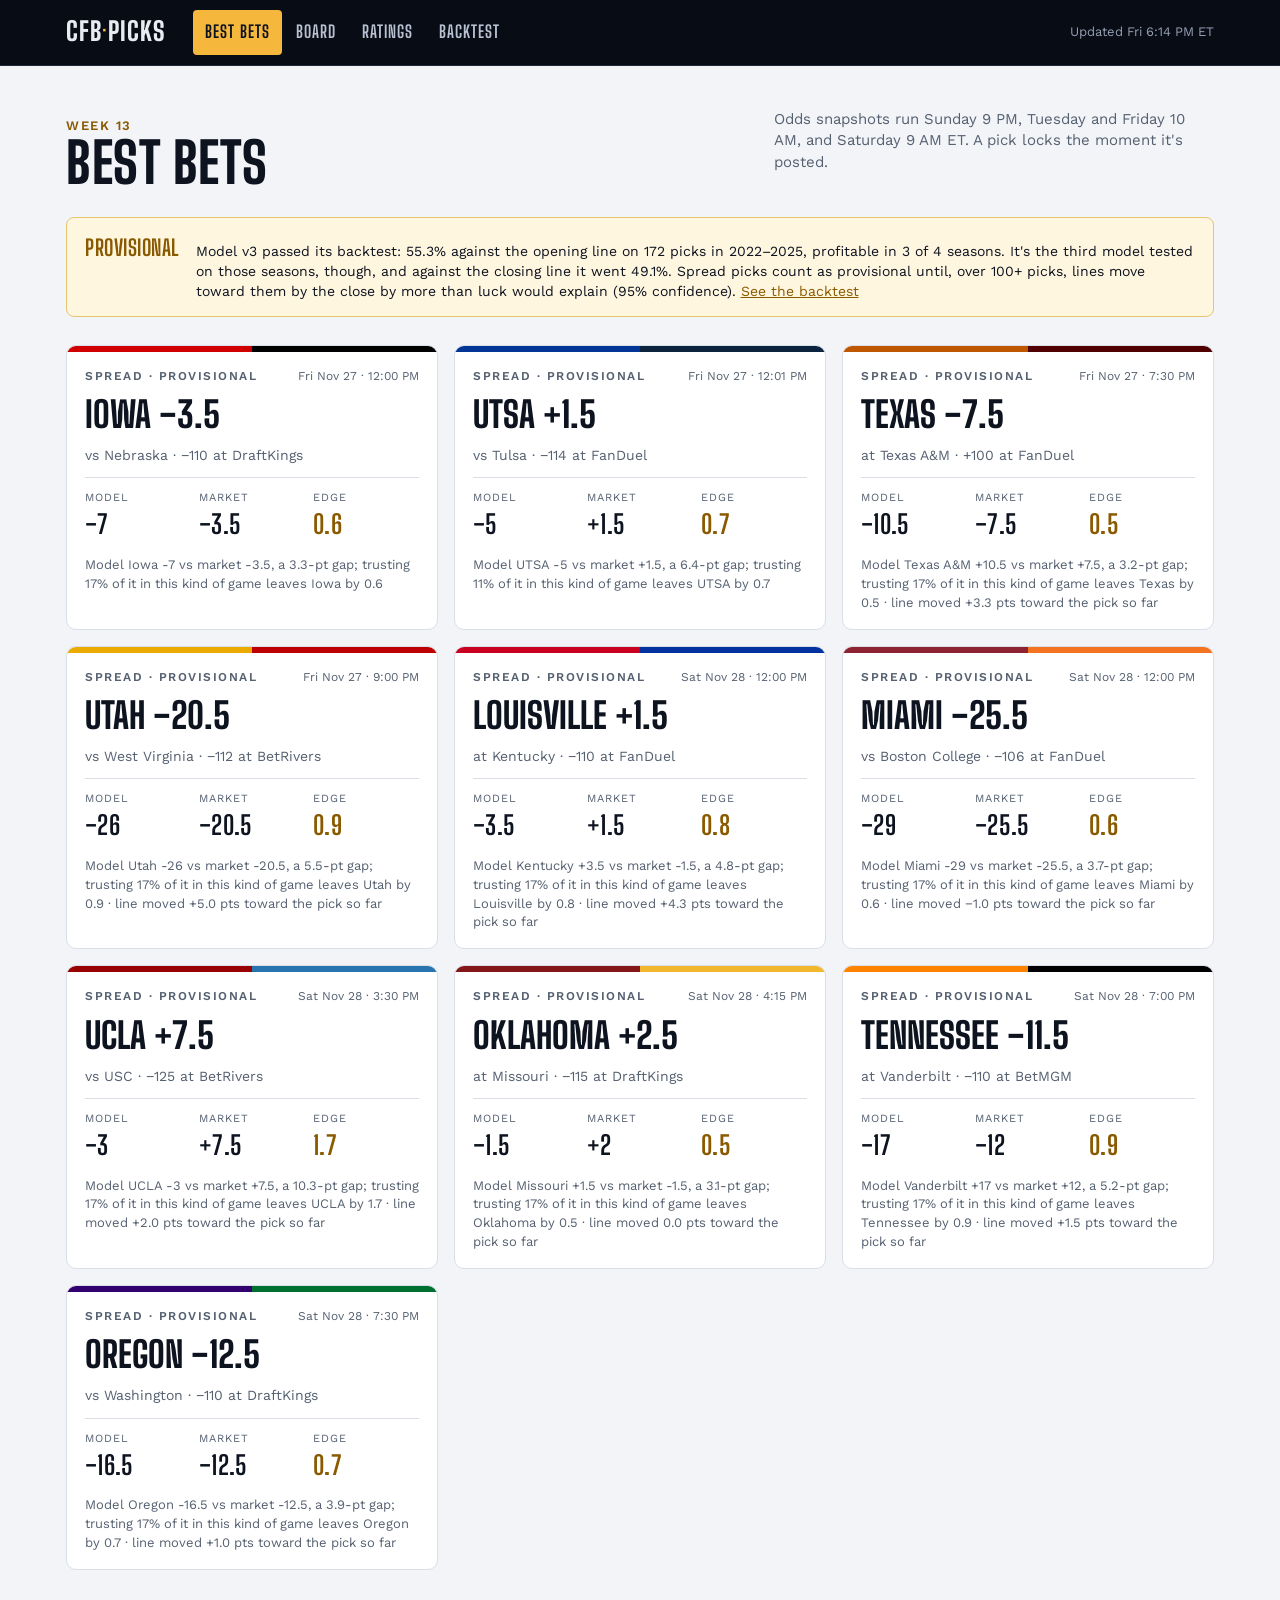
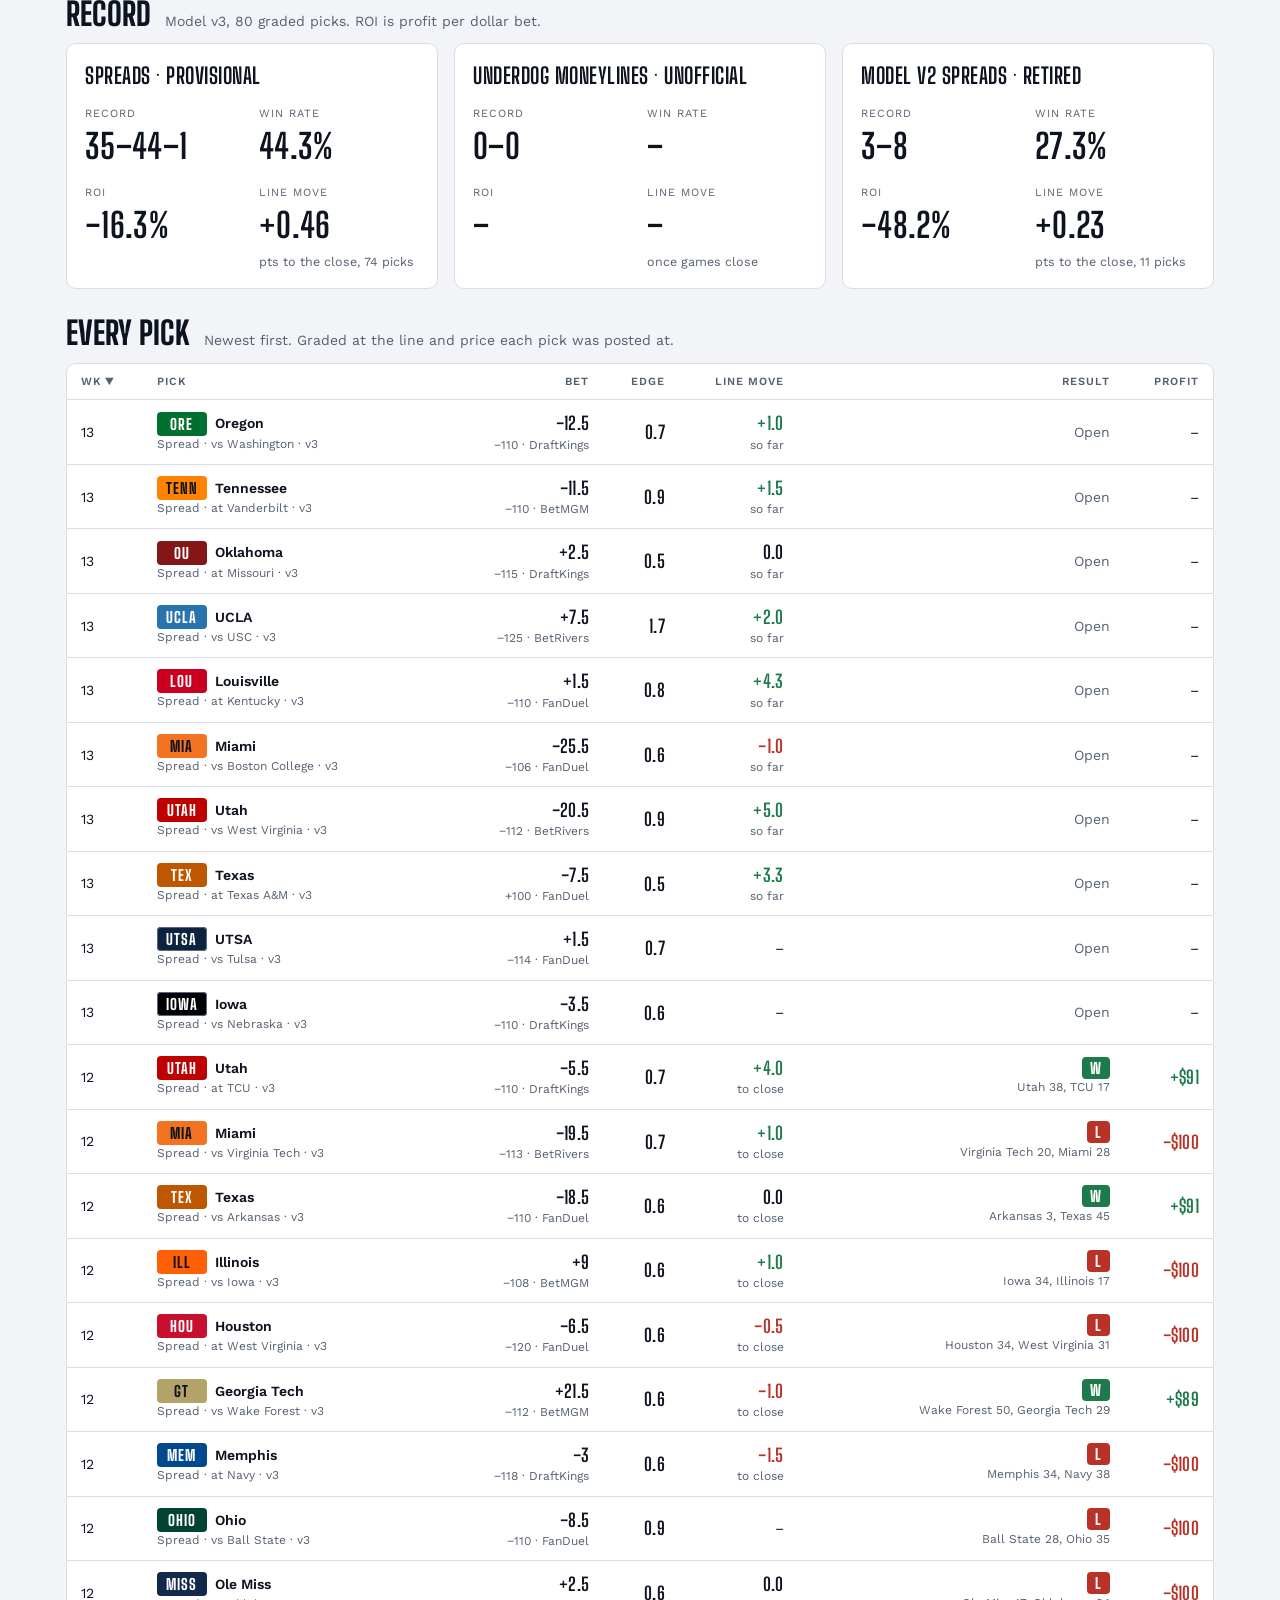
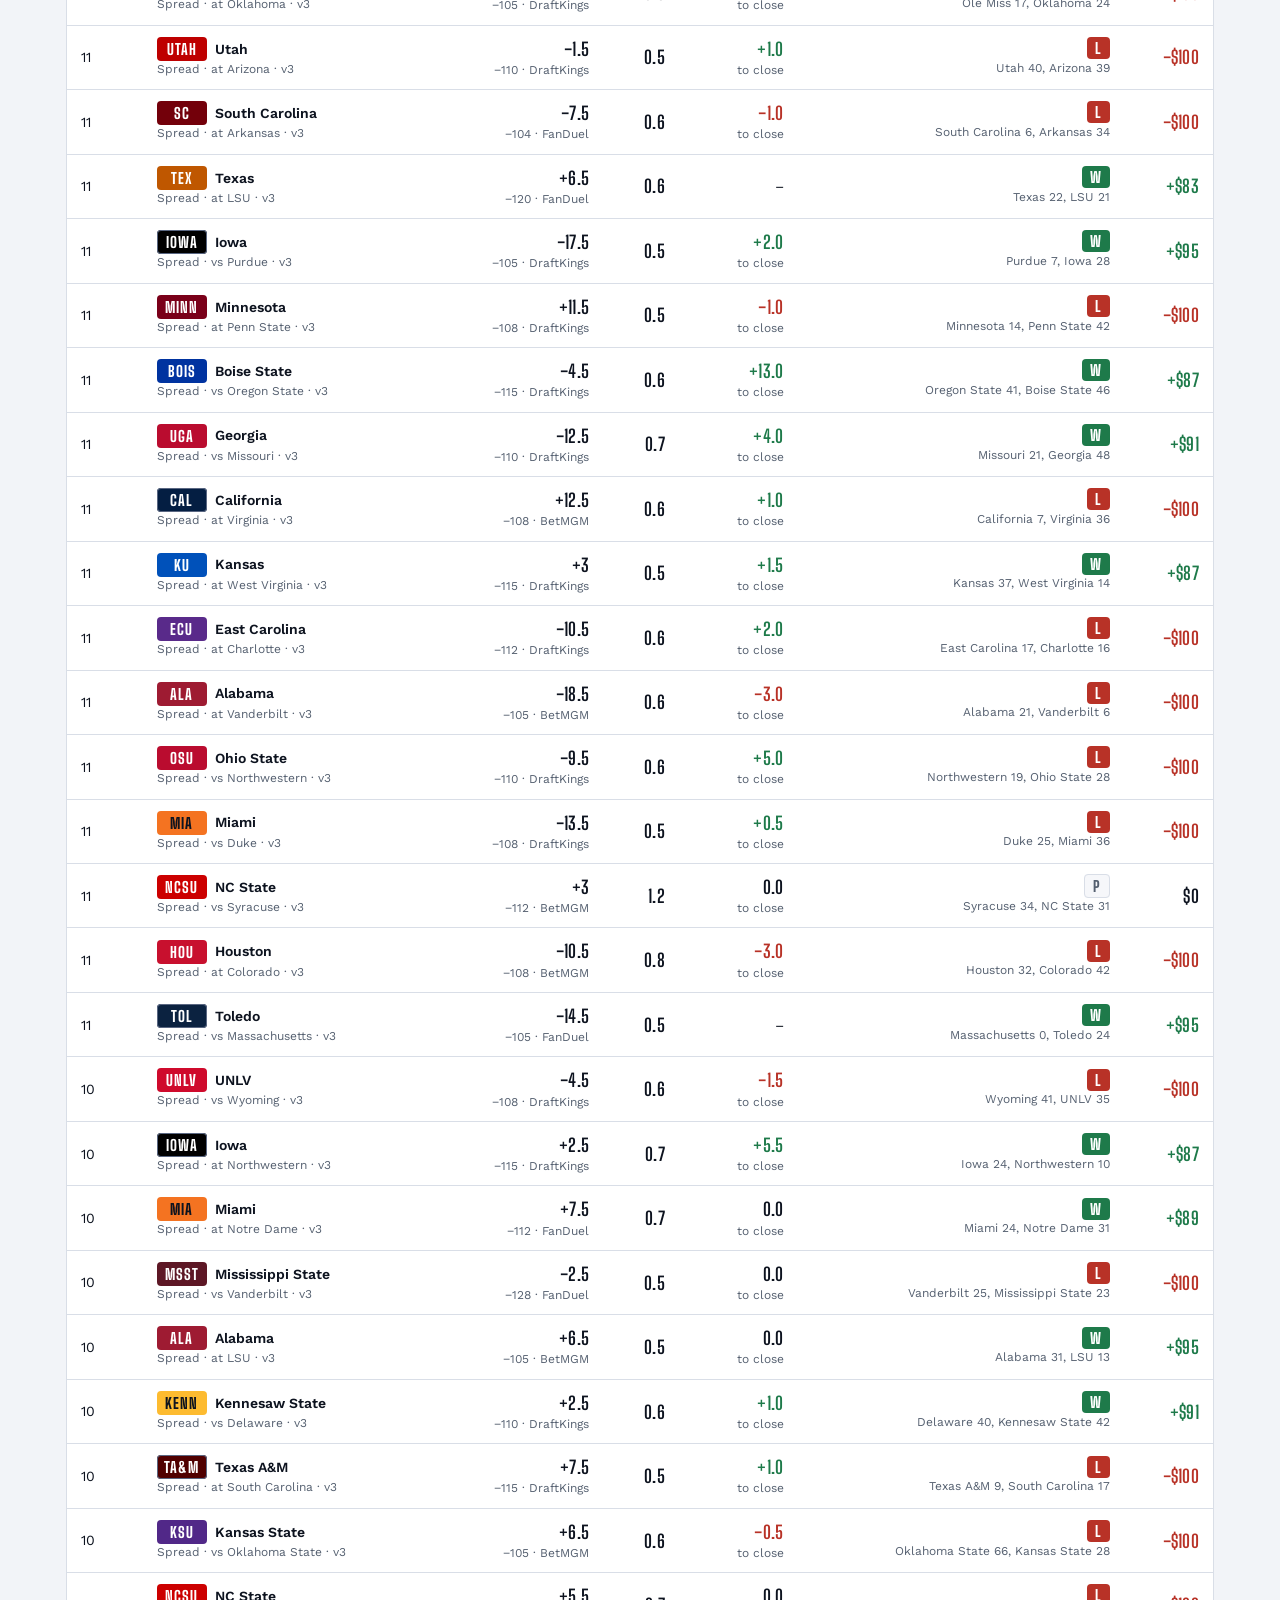
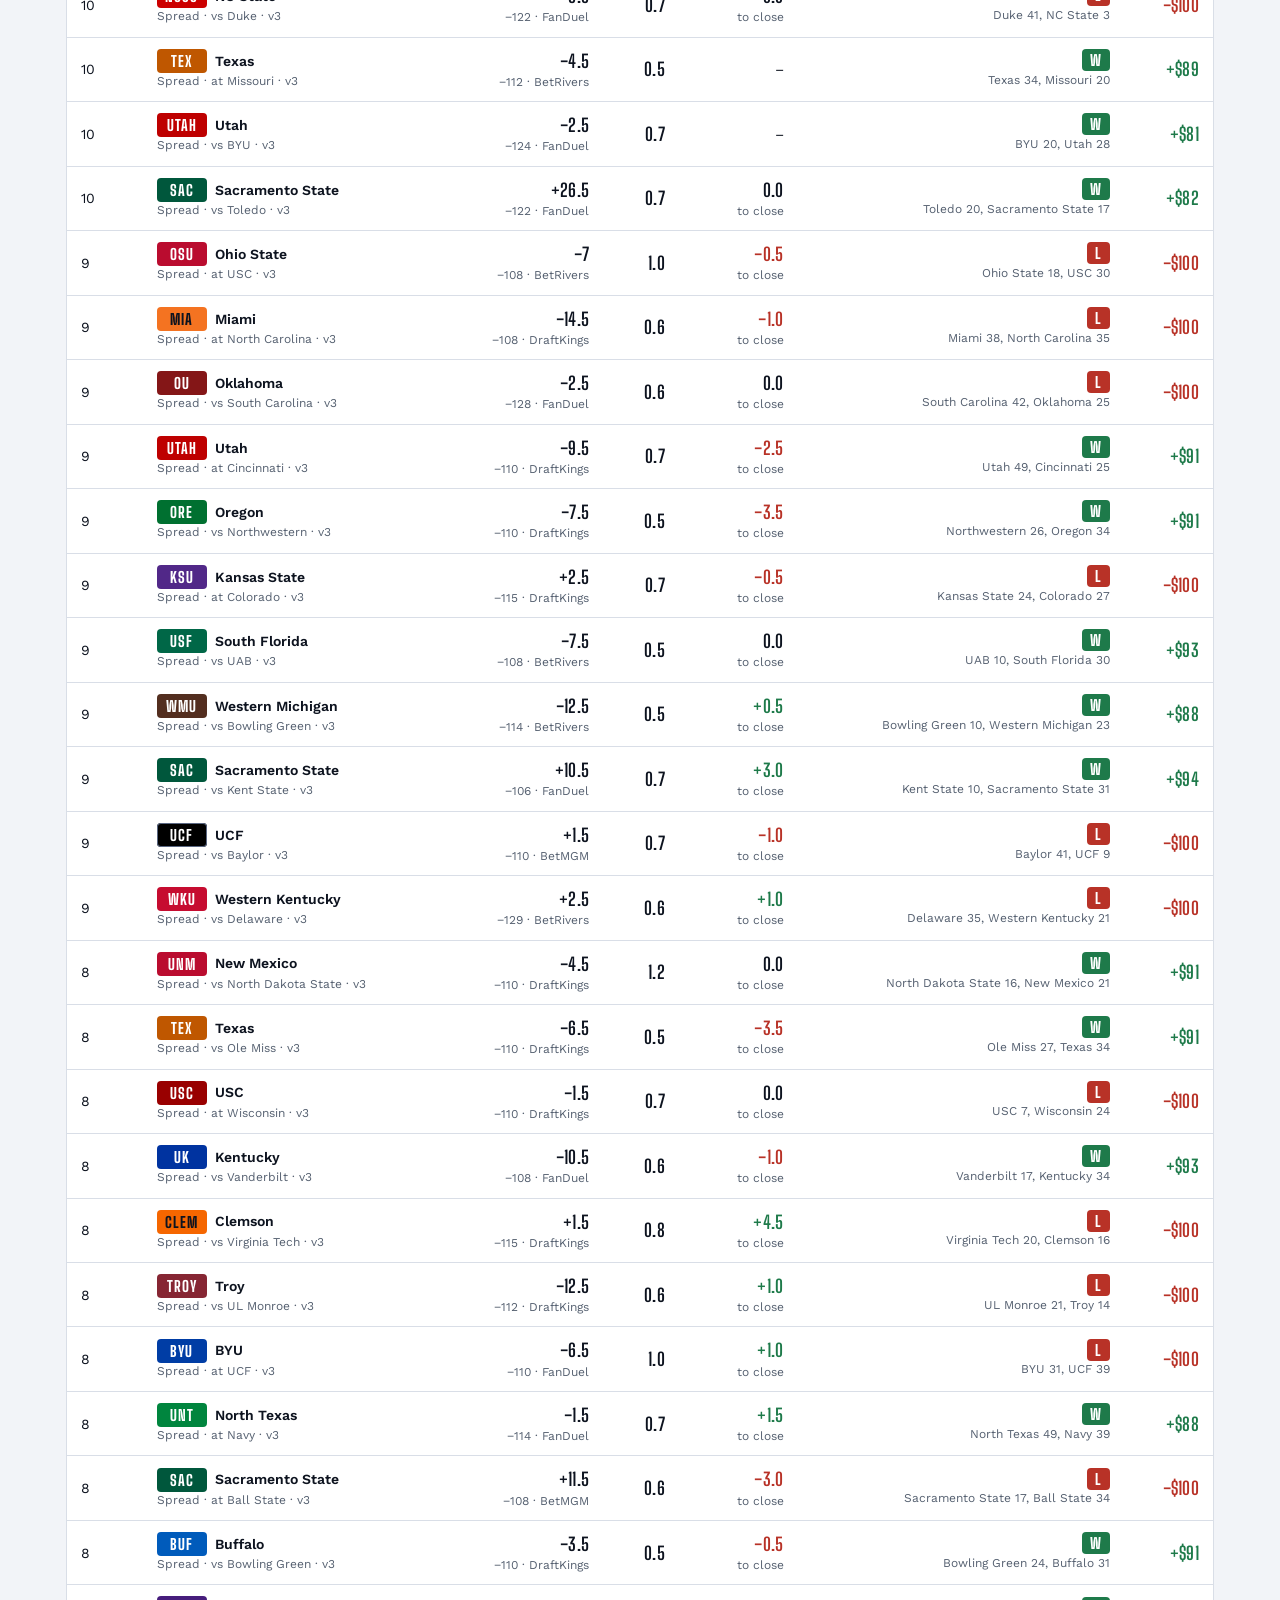
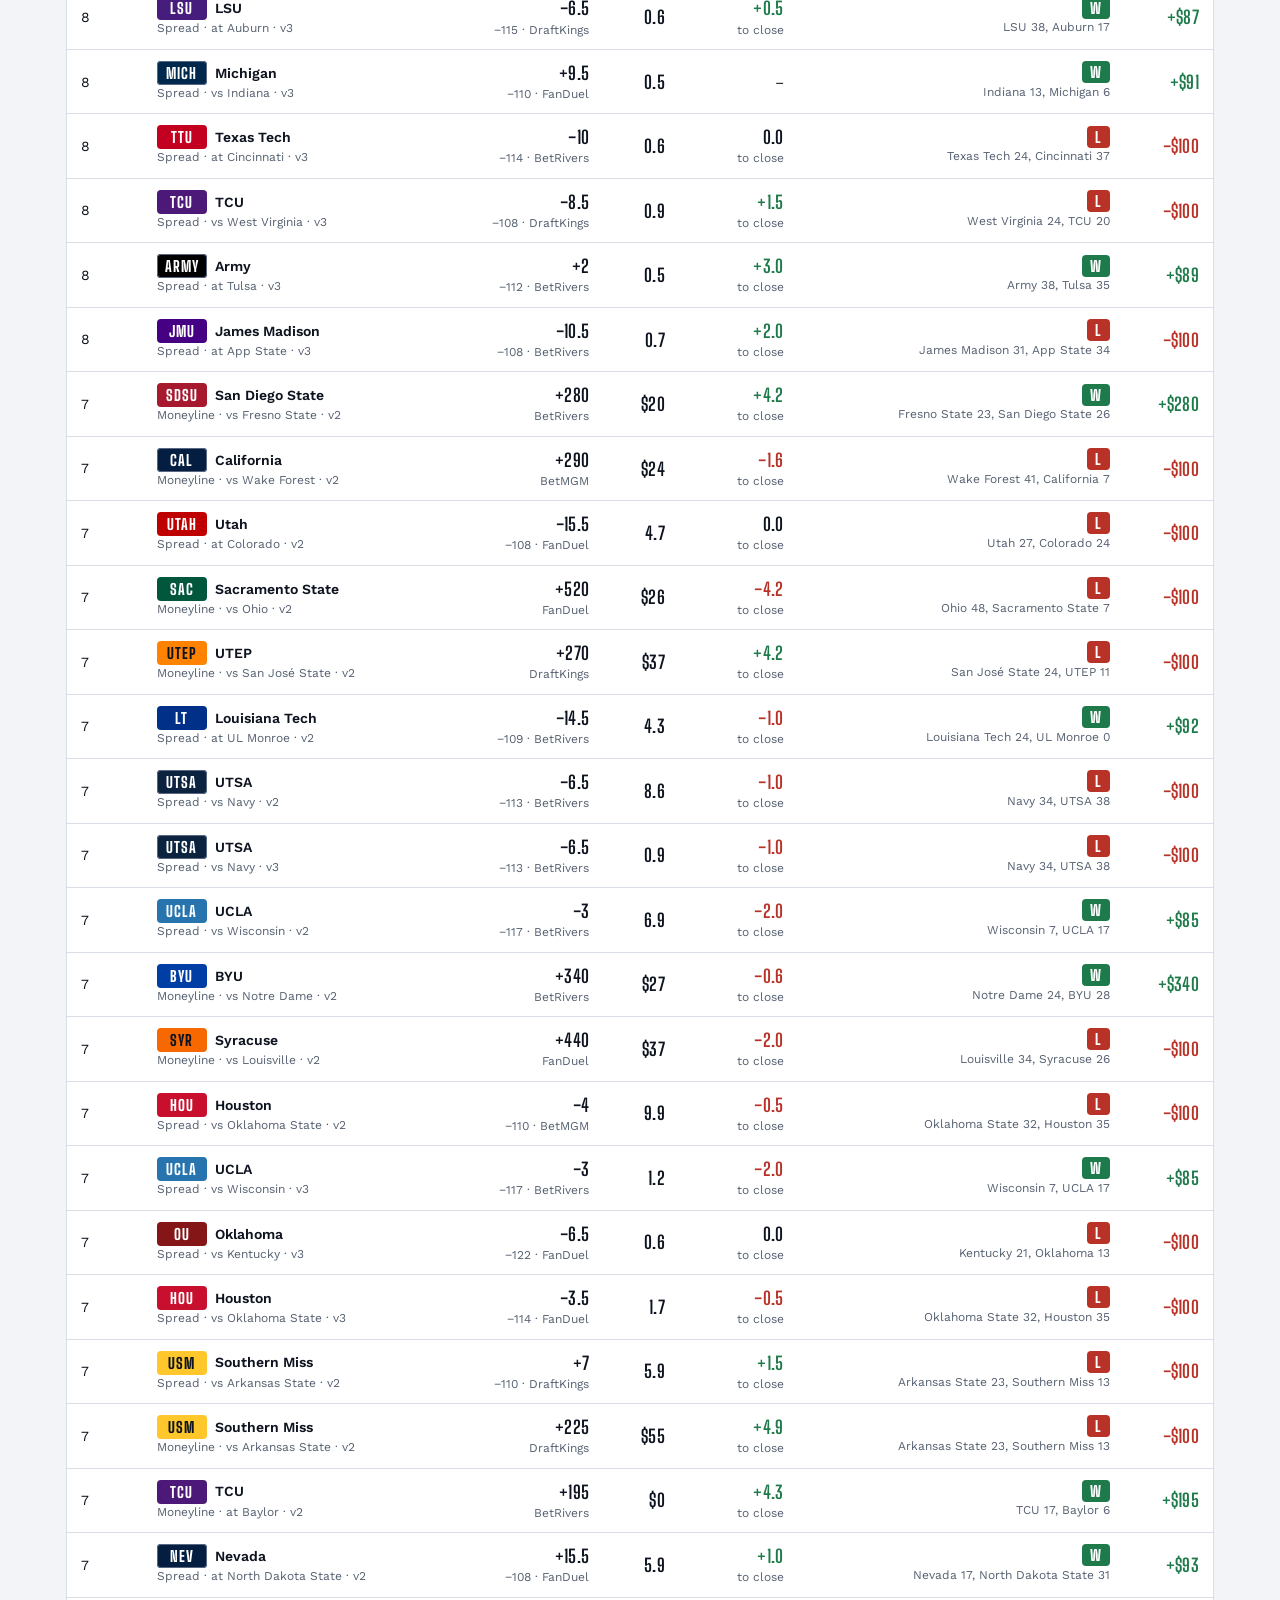
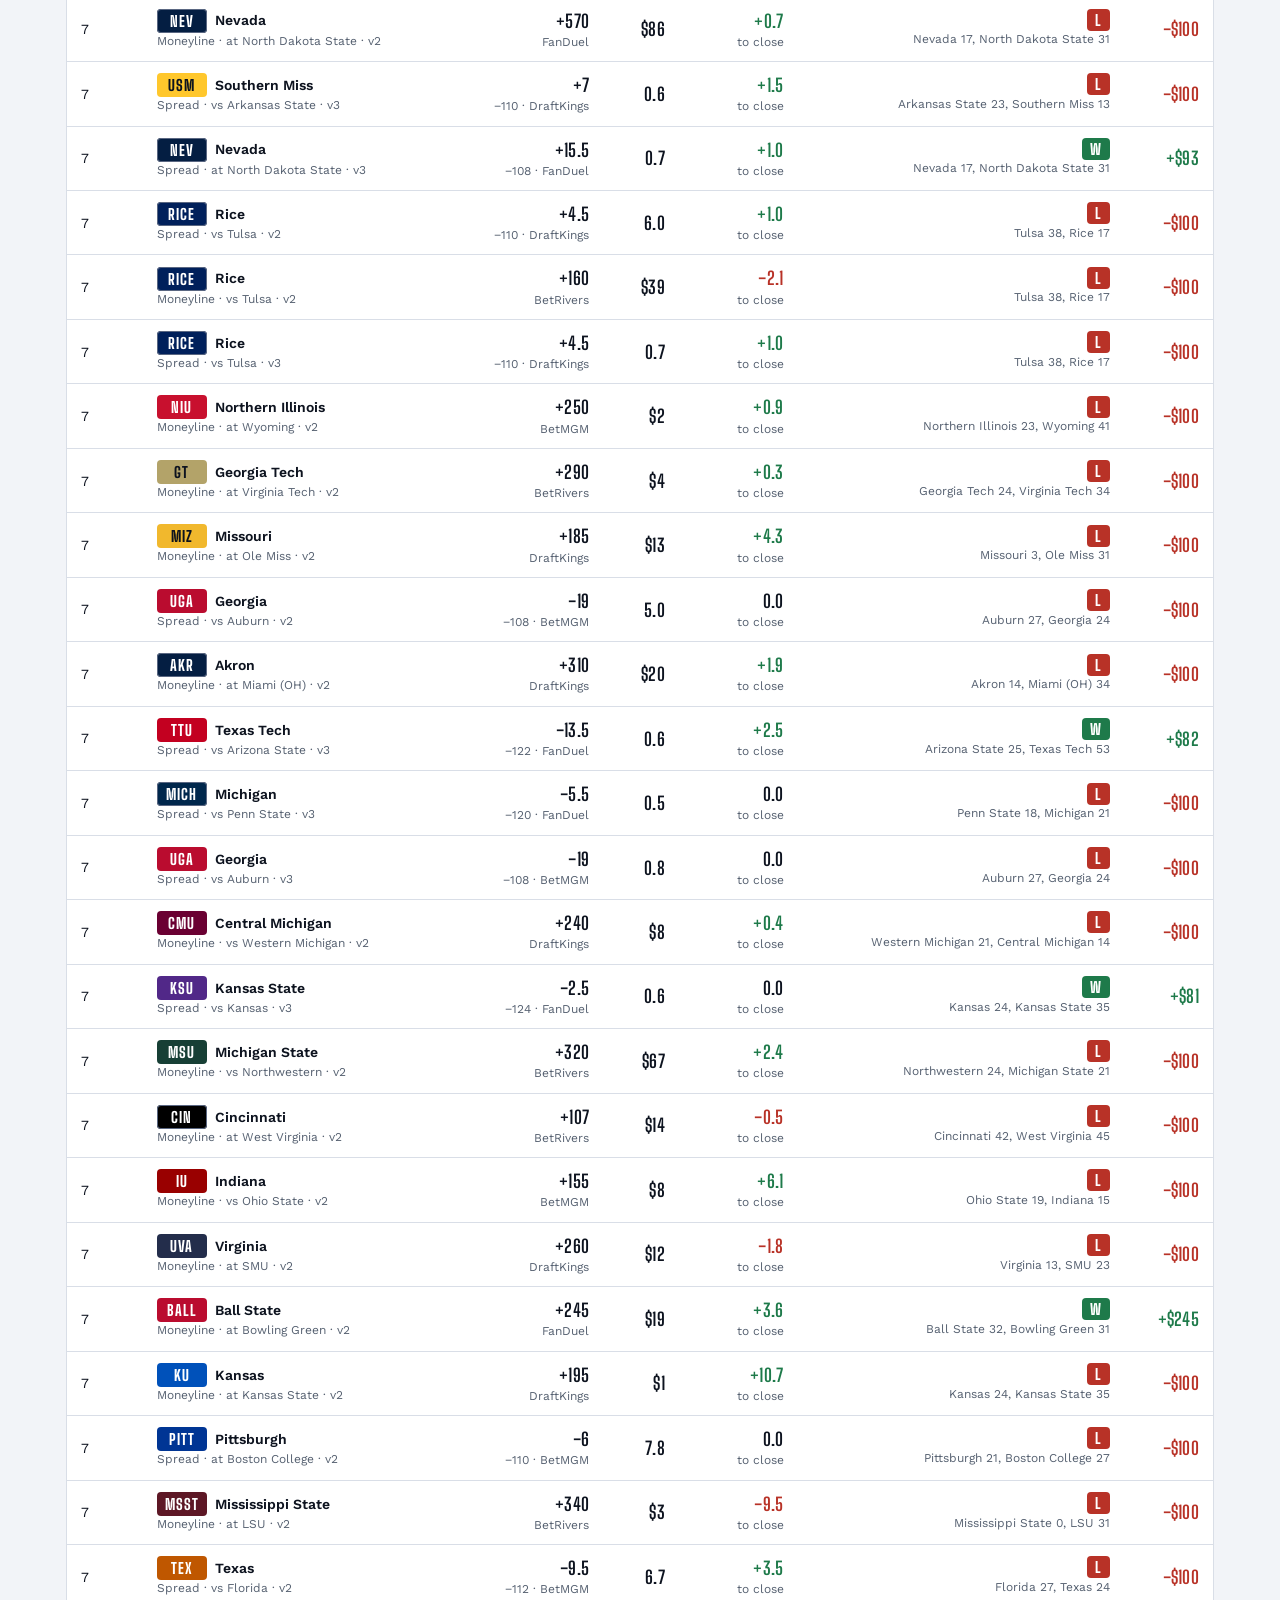
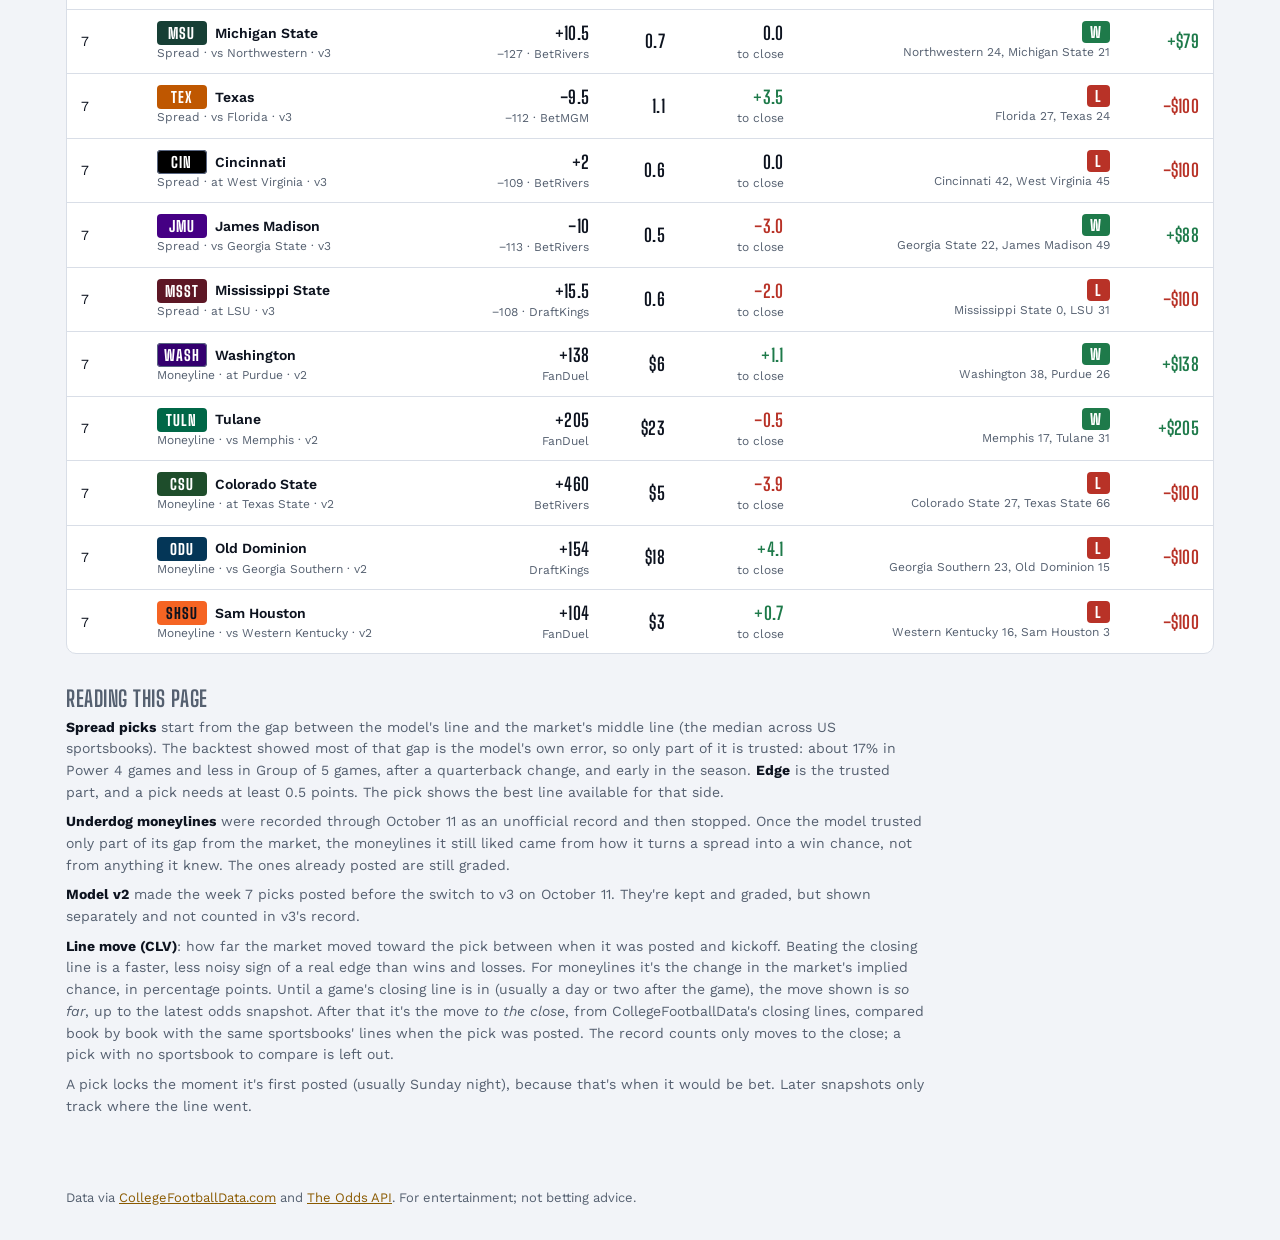
<file: index.html>
<!doctype html>
<html lang="en">
<head>
  <meta charset="utf-8">
  <meta name="viewport" content="width=device-width, initial-scale=1">
  <title>CFB Picks: Best Bets</title>
  <meta name="description" content="College football spread picks from a team-rating model, with an honest track record.">
  <link rel="preconnect" href="https://fonts.googleapis.com">
  <link rel="preconnect" href="https://fonts.gstatic.com" crossorigin>
  <link rel="stylesheet" href="https://fonts.googleapis.com/css2?family=Big+Shoulders+Display:wght@600;700;800&family=Work+Sans:wght@400;500;600&display=swap">
  <link rel="stylesheet" href="style.css?v=239b7f72">
</head>
<body>
  <main class="wrap">
    <section class="page-head">
      <div>
        <div class="kicker" id="kicker">This week</div>
        <h1>Best Bets</h1>
      </div>
      <p class="lede" id="lede"></p>
    </section>
    <section class="banner" id="banner" hidden></section>
    <section>
      <div class="cards" id="picks"></div>
    </section>
    <section>
      <div class="section-head"><h2>Record</h2><p id="record-note"></p></div>
      <div class="cards" id="record"></div>
    </section>
    <section>
      <div class="section-head"><h2>Every pick</h2><p>Newest first. Graded at the line and price each pick was posted at.</p></div>
      <div class="table-wrap" id="history"></div>
    </section>
    <section class="notes">
      <h3>Reading this page</h3>
      <p><strong>Spread picks</strong> start from the gap between the model's line and the market's middle line (the median across US sportsbooks). The backtest showed most of that gap is the model's own error, so only part of it is trusted: about 17% in Power 4 games and less in Group of 5 games, after a quarterback change, and early in the season. <strong>Edge</strong> is the trusted part, and a pick needs at least <span id="x-note">0.5</span> points. The pick shows the best line available for that side.</p>
      <p><strong>Underdog moneylines</strong> were recorded through October 11 as an unofficial record and then stopped. Once the model trusted only part of its gap from the market, the moneylines it still liked came from how it turns a spread into a win chance, not from anything it knew. The ones already posted are still graded.</p>
      <p><strong>Model v2</strong> made the week 7 picks posted before the switch to v3 on October 11. They're kept and graded, but shown separately and not counted in v3's record.</p>
      <p><strong>Line move (CLV)</strong>: how far the market moved toward the pick between when it was posted and kickoff. Beating the closing line is a faster, less noisy sign of a real edge than wins and losses. For moneylines it's the change in the market's implied chance, in percentage points. Until a game's closing line is in (usually a day or two after the game), the move shown is <em>so far</em>, up to the latest odds snapshot. After that it's the move <em>to the close</em>, from CollegeFootballData's closing lines, compared book by book with the same sportsbooks' lines when the pick was posted. The record counts only moves to the close; a pick with no sportsbook to compare is left out.</p>
      <p>A pick locks the moment it's first posted (usually Sunday night), because that's when it would be bet. Later snapshots only track where the line went.</p>
    </section>
  </main>
  <footer class="wrap">Data via <a href="https://collegefootballdata.com">CollegeFootballData.com</a> and <a href="https://the-odds-api.com">The Odds API</a>. For entertainment; not betting advice.</footer>

  <script src="common.js?v=40cc480b"></script>
  <script>
    document.body.insertAdjacentHTML("afterbegin", header("index.html"));

    function pickCard(p, data) {
      const home = data.teams[p.home] ?? {}, away = data.teams[p.away] ?? {};
      const bar = `<div class="bar"><span style="background:${esc(away.color || "#5a6782")}"></span><span style="background:${esc(home.color || "#5a6782")}"></span></div>`;
      const opp = p.side === "home" ? `vs ${esc(p.away)}` : `at ${esc(p.home)}`;
      const result = p.result ? `<span class="result ${p.result}">${{ W: "Win", L: "Loss", P: "Push", V: "Void" }[p.result]}</span>` : "";
      const { move: clv, toClose } = pickMove(p);
      const by = toClose ? "by the close" : "so far";
      if (p.cat === "spread") {
        return `<article class="card pick">${bar}<div class="body">
          <div class="top"><span class="cat">Spread · ${esc(pickStatus(p))}</span><span>${esc(kickoff(p.kickoff))}</span></div>
          <div class="bet">${esc(p.team)} ${lineText(p.line)}</div>
          <div class="where">${opp} · ${priceText(p.price)} at ${esc(bookName(p.book))} ${result}</div>
          <div class="stats3">
            <div class="stat"><div class="label">Model</div><div class="value num">${lineText(p.side === "home" ? p.modelLine : -p.modelLine)}</div></div>
            <div class="stat"><div class="label">Market</div><div class="value num">${lineText(p.side === "home" ? p.marketLine : -p.marketLine)}</div></div>
            <div class="stat"><div class="label">Edge</div><div class="value num" style="color:var(--accent-text)">${p.edge.toFixed(1)}</div></div>
          </div>
          <div class="why">${esc(p.why)}${clv != null ? ` · line moved ${signed(clv)} pts toward the pick ${by}` : ""}</div>
        </div></article>`;
      }
      return `<article class="card pick">${bar}<div class="body">
        <div class="top"><span class="cat">Underdog moneyline · unofficial</span><span>${esc(kickoff(p.kickoff))}</span></div>
        <div class="bet">${esc(p.team)} ${priceText(p.price)}</div>
        <div class="where">${opp} · at ${esc(bookName(p.book))} ${result}</div>
        <div class="stats3">
          <div class="stat"><div class="label">Model win</div><div class="value num">${pct(p.modelProb)}</div></div>
          <div class="stat"><div class="label">Price implies</div><div class="value num">${pct(implied(p.price))}</div></div>
          <div class="stat"><div class="label">Exp. profit</div><div class="value num" style="color:var(--accent-text)">$${p.ev.toFixed(0)}</div></div>
        </div>
        <div class="why">Expected profit is per $100 bet, if the model's chance is right.${clv != null ? ` Market moved ${signed(clv)} pts toward the pick ${by}.` : ""}</div>
      </div></article>`;
    }

    function recordCard(title, r, unit) {
      const v = (x) => `<div class="value num">${x}</div>`;
      return `<div class="card"><div class="record">
        <div class="stat" style="grid-column:1/-1"><h3>${title}</h3></div>
        <div class="stat"><div class="label">Record</div>${v(`${r.w}–${r.l}${r.push ? `–${r.push}` : ""}`)}</div>
        <div class="stat"><div class="label">Win rate</div>${v(pct(r.winPct, 1))}</div>
        <div class="stat"><div class="label">ROI</div>${v(r.roi == null ? "–" : signed(100 * r.roi) + "%")}</div>
        <div class="stat"><div class="label">Line move</div>${v(r.clv == null ? "–" : signed(r.clv, 2))}<small class="muted">${r.clvCount ? `${unit} to the close, ${r.clvCount} pick${r.clvCount === 1 ? "" : "s"}` : "once games close"}</small></div>
      </div></div>`;
    }

    loadSite().then(({ data, picks, backtest, backtestV2 }) => {
      const m = data.model;
      const week = data.week;
      document.getElementById("kicker").textContent = week ? `Week ${week}` : "Season over";
      document.getElementById("x-note").textContent = m.threshold;
      document.getElementById("lede").textContent =
        "Odds snapshots run Sunday 9 PM, Tuesday and Friday 10 AM, and Saturday 9 AM ET. A pick locks the moment it's posted.";

      const everyPick = allPicks(picks);
      const all = everyPick.filter((p) => pickModel(p) === m.version);
      const older = everyPick.filter((p) => pickModel(p) !== m.version);
      // Each pick keeps the status it was posted with, so the record's status is the newest pick's.
      const newestSpread = all.filter((p) => p.cat === "spread").sort((a, b) => b.takenAt.localeCompare(a.takenAt))[0];
      const spreadStatus = newestSpread?.status ?? (backtest?.goLive?.pass ? "provisional" : "unofficial");
      if (backtest && spreadStatus !== "official") {
        const t = backtest.total;
        const b = document.getElementById("banner");
        b.hidden = false;
        b.innerHTML = backtest.goLive.pass
          ? `<h3>Provisional</h3><p>Model v3 passed its backtest: ${pct(t.ats, 1)} against the opening line on ${t.picks} picks in 2022–2025, profitable in ${backtest.profitableSeasons} of ${backtest.folds.length} seasons. It's the third model tested on those seasons, though, and against the closing line it went ${pct(t.atsClose, 1)}. Spread picks count as provisional until, over 100+ picks, lines move toward them by the close by more than luck would explain (95% confidence). <a href="backtest.html">See the backtest</a></p>`
          : `<h3>No proven edge yet</h3><p>The model missed its backtest bar: ${pct(t.ats, 1)} against the spread for 2022–2025, profitable in ${backtest.profitableSeasons} of ${backtest.folds.length} seasons (it needed 3). These picks are an unofficial record that tests one idea, betting Sunday night before the line moves. <a href="backtest.html">See the backtest</a></p>`;
      }

      // This week's picks.
      const el = document.getElementById("picks");
      const catOrder = (p) => (p.cat === "spread" ? 0 : 1); // spreads first
      const thisWeek = all.filter((p) => p.week === week).sort((a, b) => catOrder(a) - catOrder(b) || a.kickoff.localeCompare(b.kickoff) || b.edge - a.edge);
      if (thisWeek.length) el.innerHTML = thisWeek.map((p) => pickCard(p, data)).join("");
      else {
        const msg = week == null ? "The regular season is over."
          : week < m.startWeek ? `Picks start in week ${m.startWeek}. Early-season ratings lean too hard on last year, and the backtest lost money before then.`
          : "No picks yet this week. The first odds snapshot is Sunday at 9 PM ET; if no game clears the edge, there are no picks.";
        el.innerHTML = `<div class="card empty">${msg}</div>`;
      }

      // Record, by bet type.
      const spreads = all.filter((p) => p.cat === "spread"), mls = all.filter((p) => p.cat === "ml");
      document.getElementById("record").innerHTML = recordCard(`Spreads · ${esc(spreadStatus)}`, recordOf(spreads), "pts") + recordCard("Underdog moneylines · unofficial", recordOf(mls), "% pts")
        + (older.length ? recordCard("Model v2 spreads · retired", recordOf(older.filter((p) => p.cat === "spread")), "pts") : "");
      document.getElementById("record-note").textContent = `Model ${m.version}, ${all.filter((p) => p.result).length} graded picks. ROI is profit per dollar bet.`;

      // Every pick.
      const rows = [...everyPick].sort((a, b) => b.kickoff.localeCompare(a.kickoff)).map((p) => { const m = pickMove(p); return { ...p, clv: m.move, toClose: m.toClose }; });
      const hist = document.getElementById("history");
      if (!rows.length) { hist.innerHTML = `<div class="empty">No picks recorded yet.</div>`; return; }
      renderTable(hist, [
        { key: "week", label: "Wk", html: (p) => p.week, sort: (p) => p.kickoff },
        { key: "pick", label: "Pick", html: (p) => `${teamLink(p.team, data, { strong: true })}<small>${p.cat === "spread" ? "Spread" : "Moneyline"} · ${p.side === "home" ? "vs " + esc(p.away) : "at " + esc(p.home)} · ${esc(pickModel(p))}</small>` },
        { key: "bet", label: "Bet", right: true, html: (p) => `<span class="num">${p.cat === "spread" ? lineText(p.line) : priceText(p.price)}</span><small>${p.cat === "spread" ? priceText(p.price) + " · " : ""}${esc(bookName(p.book))}</small>` },
        { key: "edge", label: "Edge", right: true, html: (p) => p.cat === "spread" ? `<span class="num">${p.edge.toFixed(1)}</span>` : `<span class="num">$${p.ev.toFixed(0)}</span>`, sort: (p) => p.edge ?? p.ev / 10 },
        { key: "clv", label: "Line move", right: true, html: (p) => p.clv == null ? "–" : `<span class="num ${p.clv > 0 ? "pos" : p.clv < 0 ? "neg" : ""}">${signed(p.clv)}</span><small>${p.toClose ? "to close" : "so far"}</small>`, sort: (p) => p.clv },
        { key: "result", label: "Result", right: true, html: (p) => p.result ? `<span class="result ${p.result}">${p.result}</span><small>${esc(p.score ?? "")}</small>` : `<span class="muted">Open</span>` },
        { key: "profit", label: "Profit", right: true, html: (p) => p.profit == null ? "–" : `<span class="num ${p.profit > 0 ? "pos" : p.profit < 0 ? "neg" : ""}">${p.profit > 0 ? "+" : p.profit < 0 ? MINUS : ""}$${Math.abs(p.profit).toFixed(0)}</span>`, sort: (p) => p.profit },
      ], rows, { sortKey: "week", sortDir: "desc" });
    }).catch(showError);
  </script>
</body>
</html>
</file>
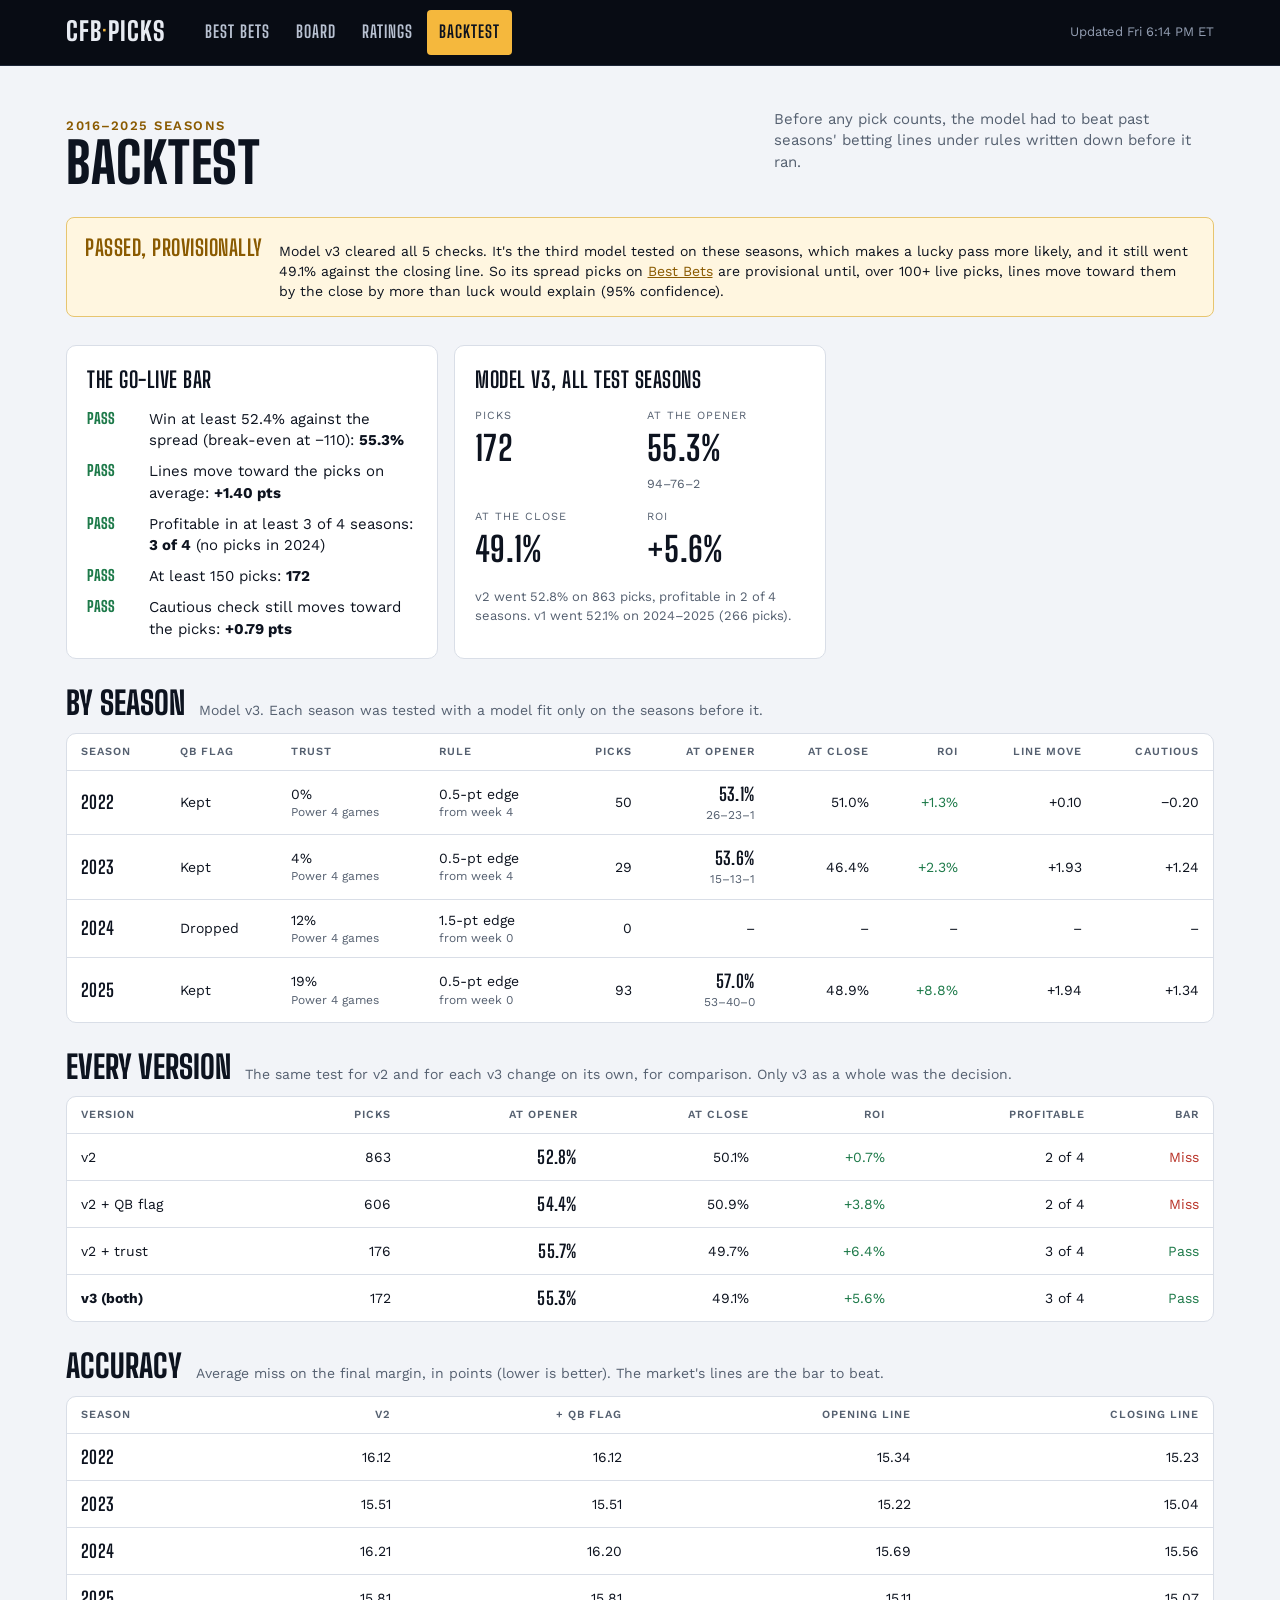
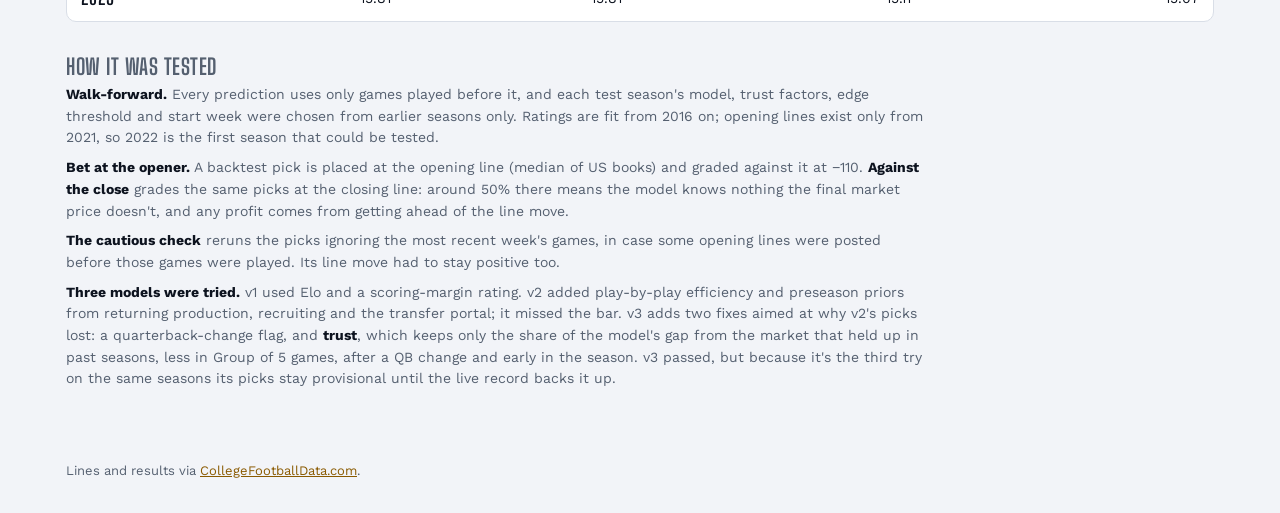
<file: backtest.html>
<!doctype html>
<html lang="en">
<head>
  <meta charset="utf-8">
  <meta name="viewport" content="width=device-width, initial-scale=1">
  <title>CFB Picks: Backtest</title>
  <meta name="description" content="How the picks model did on past seasons, and why there are no official picks yet.">
  <link rel="preconnect" href="https://fonts.googleapis.com">
  <link rel="preconnect" href="https://fonts.gstatic.com" crossorigin>
  <link rel="stylesheet" href="https://fonts.googleapis.com/css2?family=Big+Shoulders+Display:wght@600;700;800&family=Work+Sans:wght@400;500;600&display=swap">
  <link rel="stylesheet" href="style.css?v=239b7f72">
</head>
<body>
  <main class="wrap">
    <section class="page-head">
      <div>
        <div class="kicker">2016–2025 seasons</div>
        <h1>Backtest</h1>
      </div>
      <p class="lede">Before any pick counts, the model had to beat past seasons' betting lines under rules written down before it ran.</p>
    </section>
    <section class="banner" id="verdict"></section>
    <section class="cards">
      <div class="card" style="padding:18px 20px">
        <h3 style="margin-bottom:12px">The go-live bar</h3>
        <ul class="checks" id="checks"></ul>
      </div>
      <div class="card" style="padding:18px 20px" id="totals"></div>
    </section>
    <section>
      <div class="section-head"><h2>By season</h2><p>Model v3. Each season was tested with a model fit only on the seasons before it.</p></div>
      <div class="table-wrap" id="folds"></div>
    </section>
    <section>
      <div class="section-head"><h2>Every version</h2><p>The same test for v2 and for each v3 change on its own, for comparison. Only v3 as a whole was the decision.</p></div>
      <div class="table-wrap" id="compare"></div>
    </section>
    <section>
      <div class="section-head"><h2>Accuracy</h2><p>Average miss on the final margin, in points (lower is better). The market's lines are the bar to beat.</p></div>
      <div class="table-wrap" id="rmse"></div>
    </section>
    <section class="notes">
      <h3>How it was tested</h3>
      <p><strong>Walk-forward.</strong> Every prediction uses only games played before it, and each test season's model, trust factors, edge threshold and start week were chosen from earlier seasons only. Ratings are fit from 2016 on; opening lines exist only from 2021, so 2022 is the first season that could be tested.</p>
      <p><strong>Bet at the opener.</strong> A backtest pick is placed at the opening line (median of US books) and graded against it at −110. <strong>Against the close</strong> grades the same picks at the closing line: around 50% there means the model knows nothing the final market price doesn't, and any profit comes from getting ahead of the line move.</p>
      <p><strong>The cautious check</strong> reruns the picks ignoring the most recent week's games, in case some opening lines were posted before those games were played. Its line move had to stay positive too.</p>
      <p><strong>Three models were tried.</strong> v1 used Elo and a scoring-margin rating. v2 added play-by-play efficiency and preseason priors from returning production, recruiting and the transfer portal; it missed the bar. v3 adds two fixes aimed at why v2's picks lost: a quarterback-change flag, and <strong>trust</strong>, which keeps only the share of the model's gap from the market that held up in past seasons, less in Group of 5 games, after a QB change and early in the season. v3 passed, but because it's the third try on the same seasons its picks stay provisional until the live record backs it up.</p>
    </section>
  </main>
  <footer class="wrap">Lines and results via <a href="https://collegefootballdata.com">CollegeFootballData.com</a>.</footer>

  <script src="common.js?v=40cc480b"></script>
  <script>
    document.body.insertAdjacentHTML("afterbegin", header("backtest.html"));
    Promise.all([loadSite(), loadJSON("data/backtest.json", { optional: true })]).then(([{ backtestV2: v2, backtestV3: b }, v1]) => {
      const g = b.goLive;
      document.getElementById("verdict").innerHTML = g.pass
        ? `<h3>Passed, provisionally</h3><p>Model v3 cleared all 5 checks. It's the third model tested on these seasons, which makes a lucky pass more likely, and it still went ${pct(b.total.atsClose, 1)} against the closing line. So its spread picks on <a href="./">Best Bets</a> are provisional until, over 100+ live picks, lines move toward them by the close by more than luck would explain (95% confidence).</p>`
        : `<h3>Didn't pass</h3><p>Model v3 cleared ${Object.entries(g).filter(([k, v]) => k !== "pass" && v).length} of 5 checks. Picks are still tracked on <a href="./">Best Bets</a> as an unofficial record.</p>`;
      const t = b.total, c = b.cautious;
      const check = (ok, text) => `<li><span class="mark ${ok ? "pos" : "neg"}">${ok ? "PASS" : "MISS"}</span><span>${text}</span></li>`;
      const pickless = b.folds.filter((f) => !f.result.picks).map((f) => f.test);
      document.getElementById("checks").innerHTML = [
        check(g.ats, `Win at least 52.4% against the spread (break-even at −110): <strong>${pct(t.ats, 1)}</strong>`),
        check(g.clv, `Lines move toward the picks on average: <strong>${signed(t.clv, 2)} pts</strong>`),
        check(g.seasons, `Profitable in at least 3 of 4 seasons: <strong>${b.profitableSeasons} of ${b.folds.length}</strong>${pickless.length ? ` (no picks in ${pickless.join(", ")})` : ""}`),
        check(g.sample, `At least 150 picks: <strong>${t.picks}</strong>`),
        check(g.cautiousClv, `Cautious check still moves toward the picks: <strong>${signed(c.clv, 2)} pts</strong>`),
      ].join("");
      const stat = (label, value, sub = "") => `<div class="stat"><div class="label">${label}</div><div class="value num">${value}</div>${sub ? `<small class="muted">${sub}</small>` : ""}</div>`;
      document.getElementById("totals").innerHTML = `<h3 style="margin-bottom:12px">Model v3, all test seasons</h3>
        <div class="record" style="padding:0">
          ${stat("Picks", t.picks)}${stat("At the opener", pct(t.ats, 1), `${t.w}–${t.l}–${t.push}`)}${stat("At the close", pct(t.atsClose, 1))}${stat("ROI", signed(100 * t.roi) + "%")}
        </div>
        <p class="muted" style="font-size:13px;margin:14px 0 0">v2 went ${pct(v2.total.ats, 1)} on ${v2.total.picks} picks, profitable in ${v2.profitableSeasons} of 4 seasons.${v1 ? ` v1 went ${pct(v1.spread.check.summary.ats, 1)} on 2024–2025 (${v1.spread.check.summary.picks} picks).` : ""}</p>`;

      // The share of the model's gap trusted in a Power 4 game with no QB change after week 6.
      const p4Trust = (k) => Math.min(1, Math.max(0, k[0]));
      renderTable(document.getElementById("folds"), [
        { key: "test", label: "Season", html: (f) => `<span class="num">${f.test}</span>` },
        { key: "qb", label: "QB flag", html: (f) => (f.keepQb ? "Kept" : "Dropped") },
        { key: "trust", label: "Trust", html: (f) => `${Math.round(100 * p4Trust(f.k))}%<small>Power 4 games</small>` },
        { key: "rule", label: "Rule", html: (f) => `${f.threshold}-pt edge<small>from week ${f.startWeek}</small>` },
        { key: "picks", label: "Picks", right: true, html: (f) => f.result.picks },
        { key: "ats", label: "At opener", right: true, html: (f) => f.result.picks ? `<span class="num">${pct(f.result.ats, 1)}</span><small>${f.result.w}–${f.result.l}–${f.result.push}</small>` : "–" },
        { key: "close", label: "At close", right: true, html: (f) => pct(f.result.atsClose, 1) },
        { key: "roi", label: "ROI", right: true, html: (f) => f.result.roi == null ? "–" : `<span class="${f.result.roi > 0 ? "pos" : "neg"}">${signed(100 * f.result.roi)}%</span>` },
        { key: "clv", label: "Line move", right: true, html: (f) => f.result.clv == null ? "–" : signed(f.result.clv, 2) },
        { key: "cautious", label: "Cautious", right: true, html: (f) => f.cautious.clv == null ? "–" : signed(f.cautious.clv, 2) },
      ], b.folds, {});

      const versions = [
        { name: "v2", label: "v2", ...b.compare.v2 },
        { name: "qbOnly", label: "v2 + QB flag", ...b.compare.qbOnly },
        { name: "trustOnly", label: "v2 + trust", ...b.compare.trustOnly },
        { name: "v3", label: "v3 (both)", total: b.total, profitableSeasons: b.profitableSeasons, goLive: b.goLive },
      ];
      renderTable(document.getElementById("compare"), [
        { key: "label", label: "Version", html: (v) => v.name === "v3" ? `<strong>${v.label}</strong>` : v.label },
        { key: "picks", label: "Picks", right: true, html: (v) => v.total.picks },
        { key: "ats", label: "At opener", right: true, html: (v) => `<span class="num">${pct(v.total.ats, 1)}</span>` },
        { key: "close", label: "At close", right: true, html: (v) => pct(v.total.atsClose, 1) },
        { key: "roi", label: "ROI", right: true, html: (v) => `<span class="${v.total.roi > 0 ? "pos" : "neg"}">${signed(100 * v.total.roi)}%</span>` },
        { key: "seasons", label: "Profitable", right: true, html: (v) => `${v.profitableSeasons} of 4` },
        { key: "pass", label: "Bar", right: true, html: (v) => `<span class="${v.goLive.pass ? "pos" : "neg"}">${v.goLive.pass ? "Pass" : "Miss"}</span>` },
      ], versions, {});

      renderTable(document.getElementById("rmse"), [
        { key: "season", label: "Season", html: (f) => `<span class="num">${f.test}</span>` },
        { key: "both", label: "v2", right: true, html: (f) => f.testRmse.both.toFixed(2) },
        { key: "qb", label: "+ QB flag", right: true, html: (f) => f.testRmse.bothQb.toFixed(2) },
        { key: "open", label: "Opening line", right: true, html: (f) => b.marketRmse[f.test].open.toFixed(2) },
        { key: "close", label: "Closing line", right: true, html: (f) => b.marketRmse[f.test].close.toFixed(2) },
      ], b.folds, {});
    }).catch(showError);
  </script>
</body>
</html>
</file>
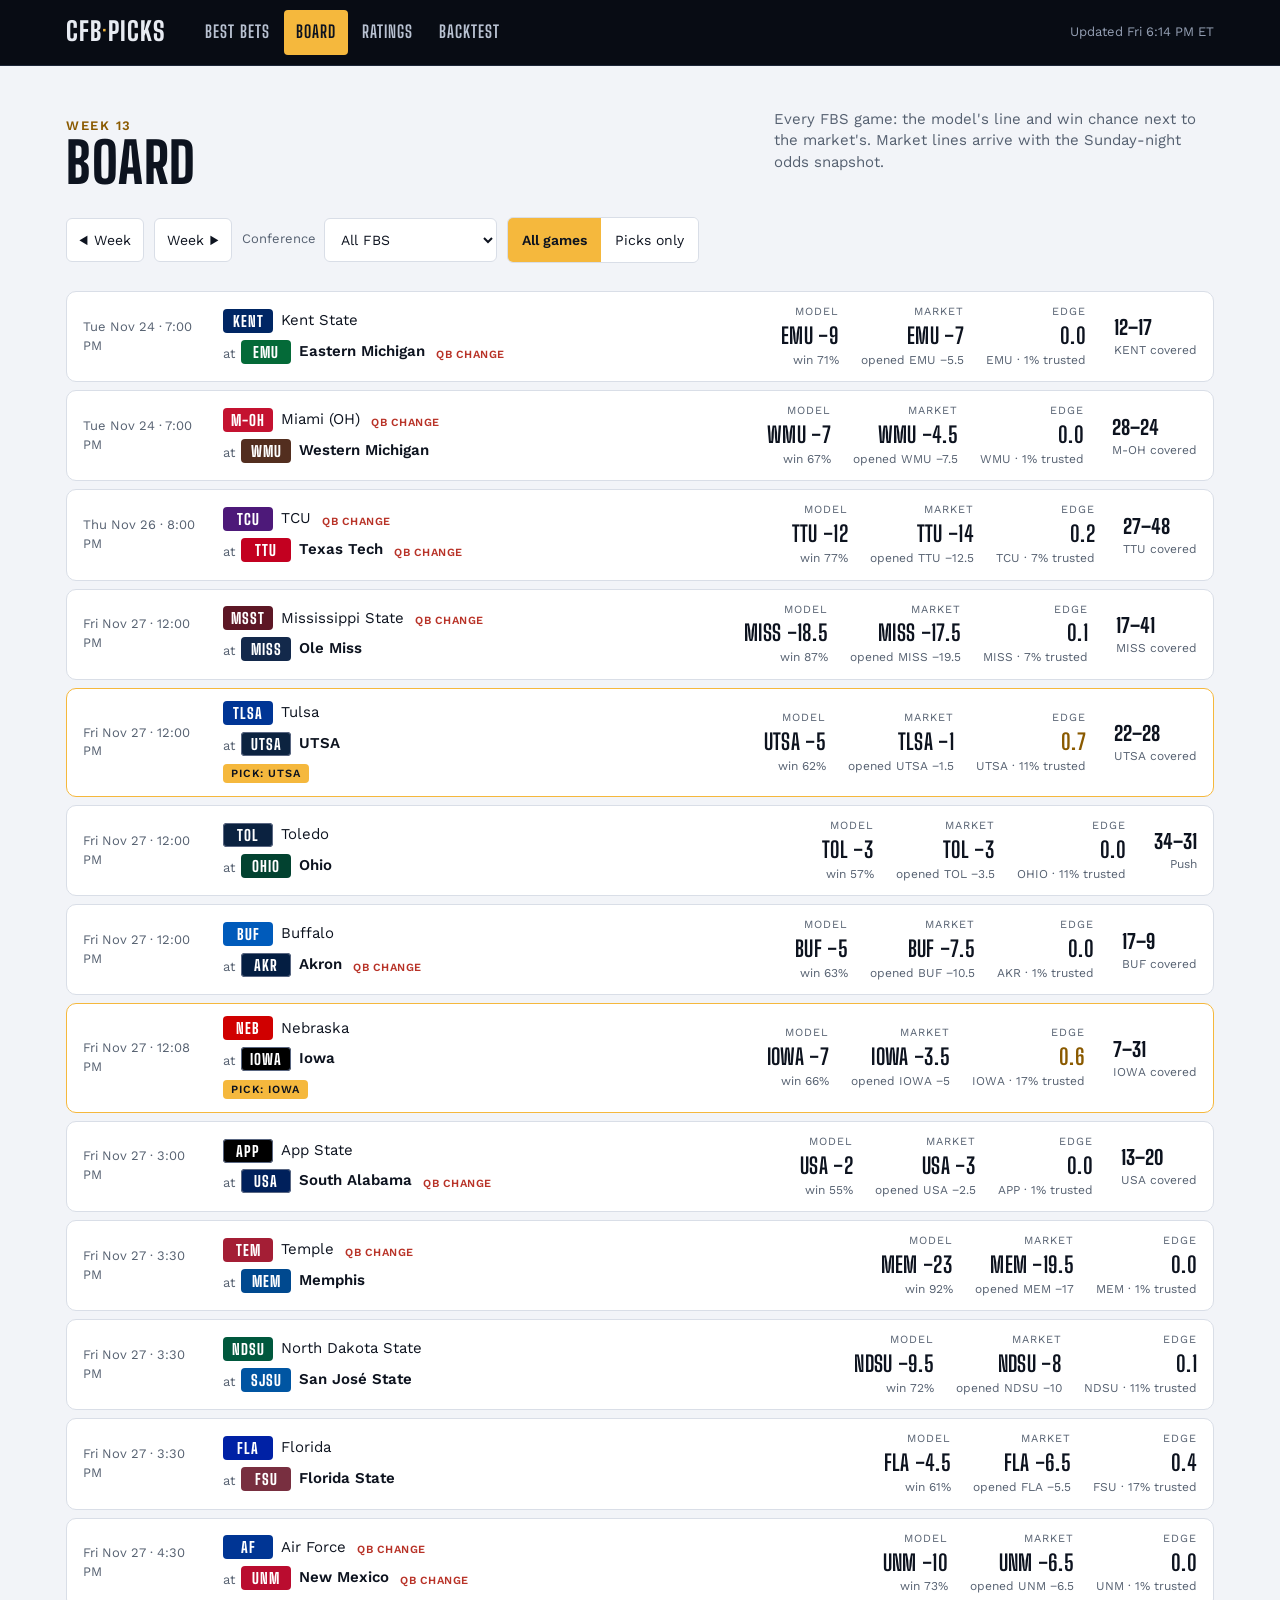
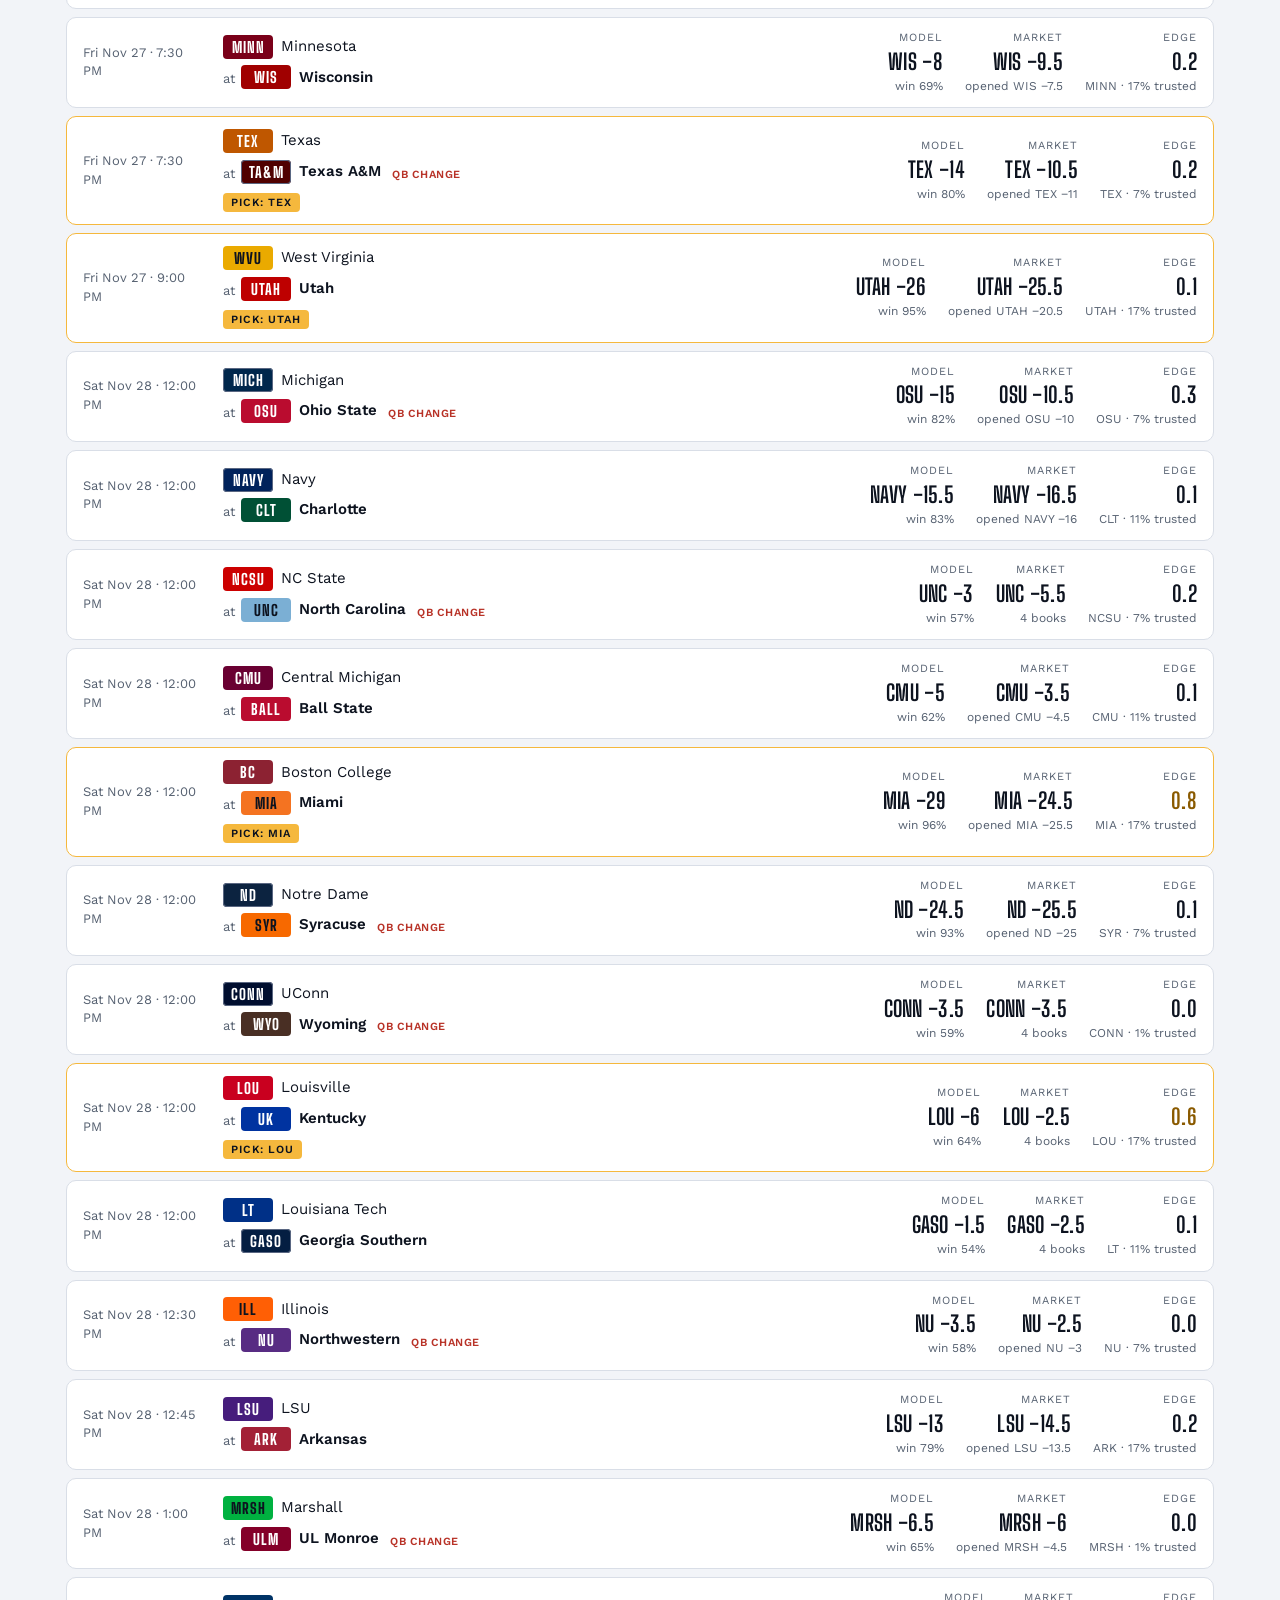
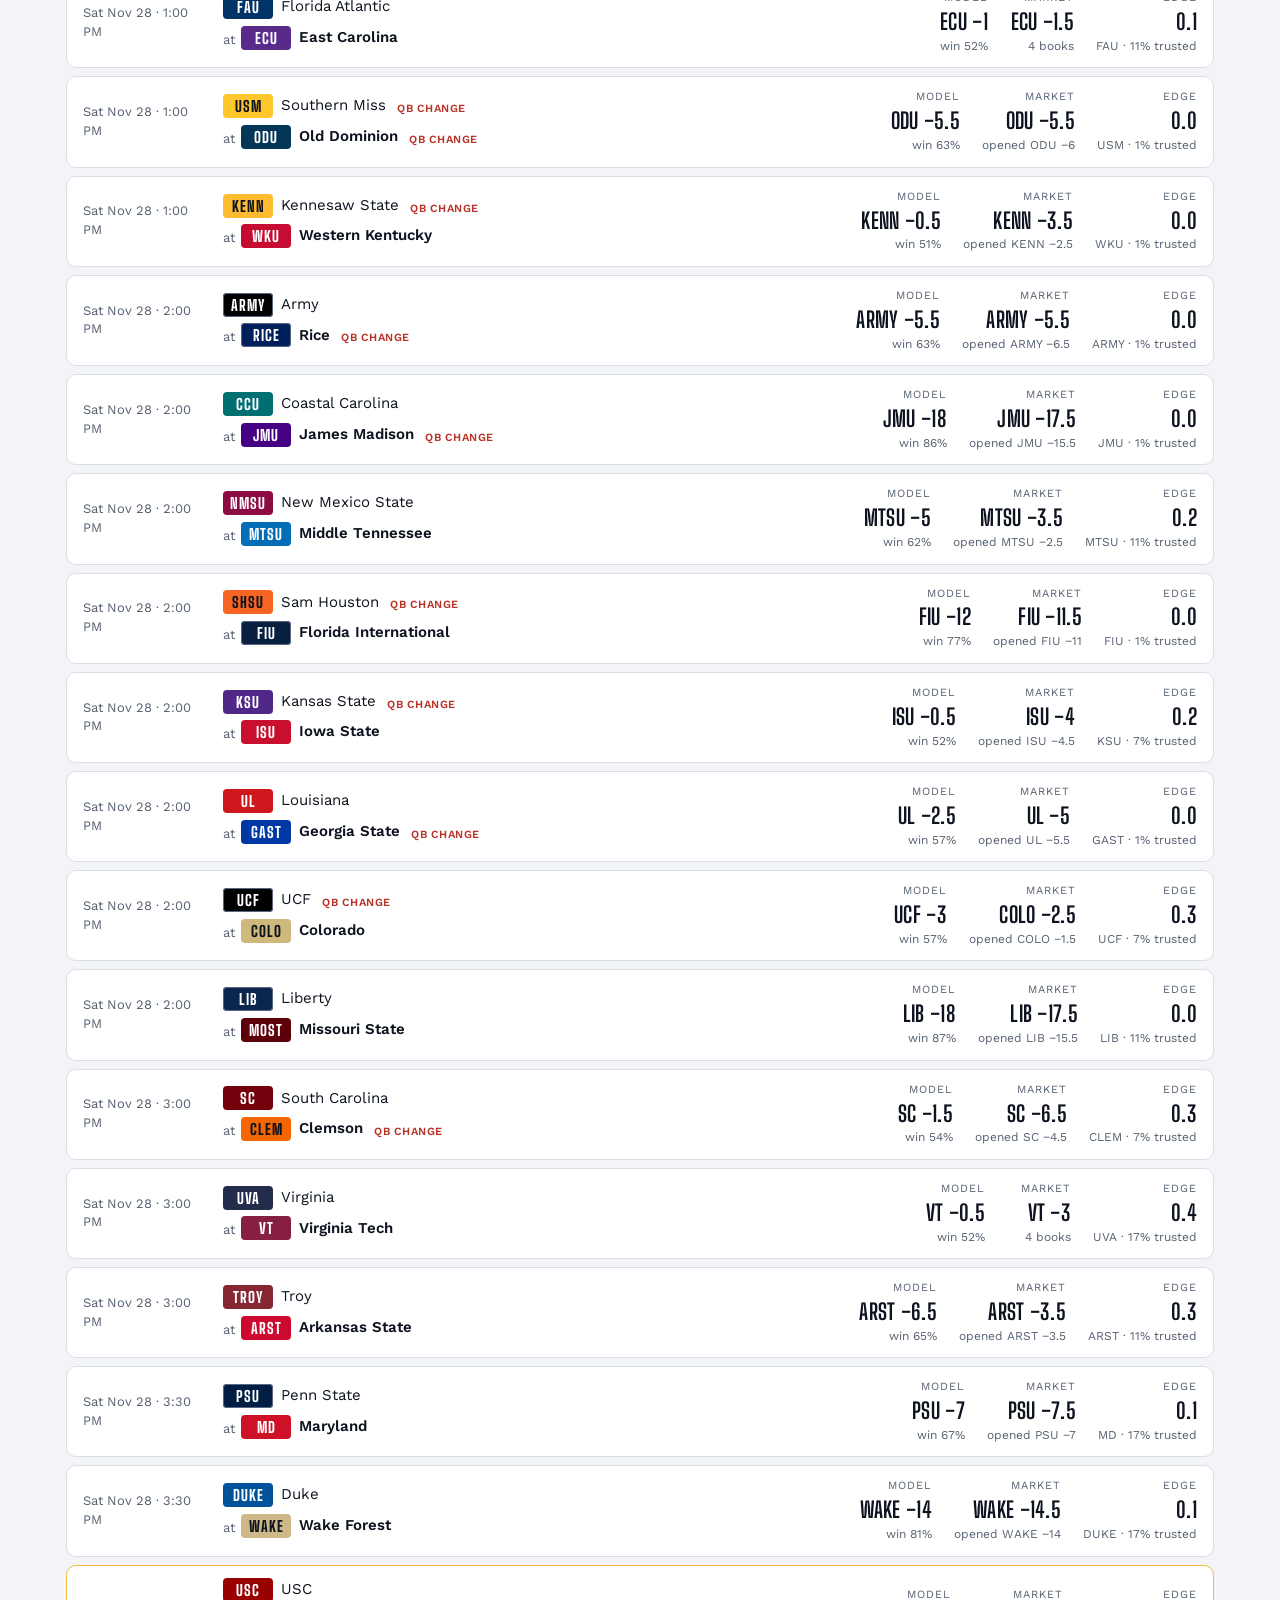
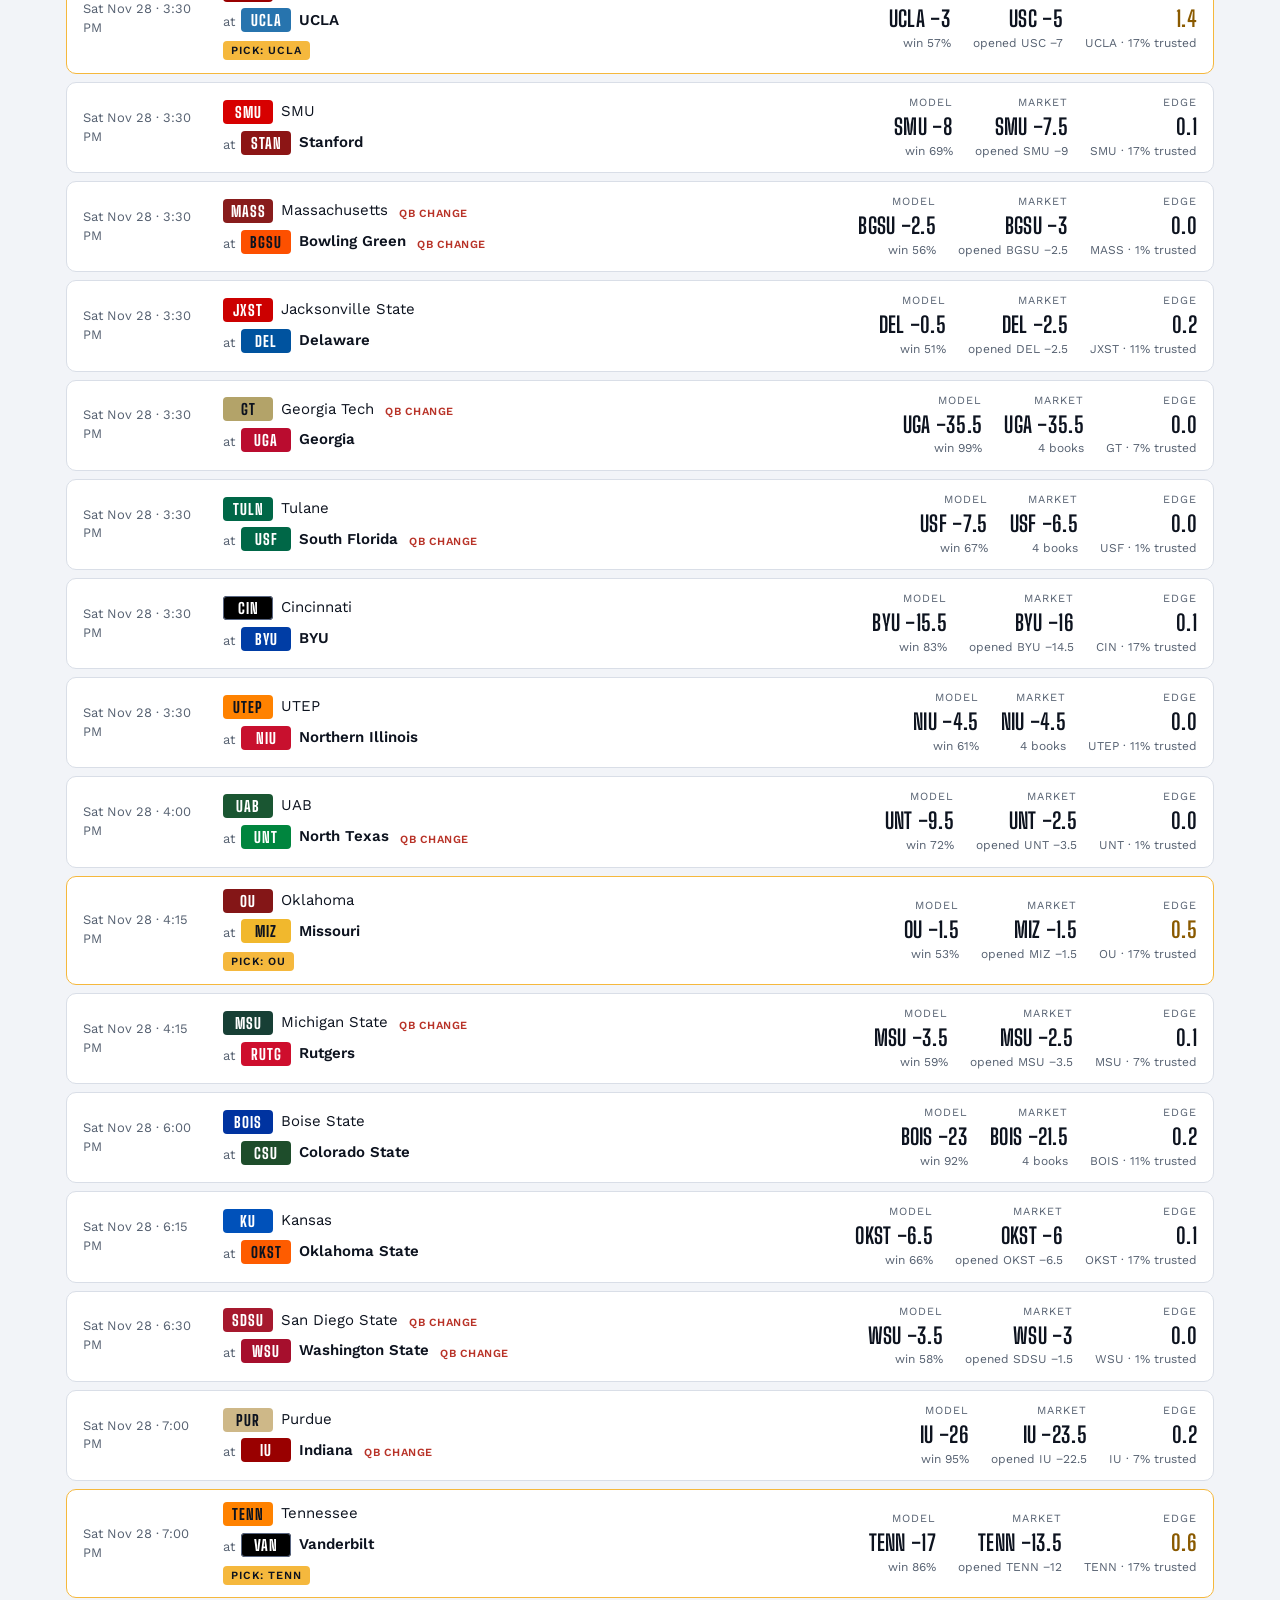
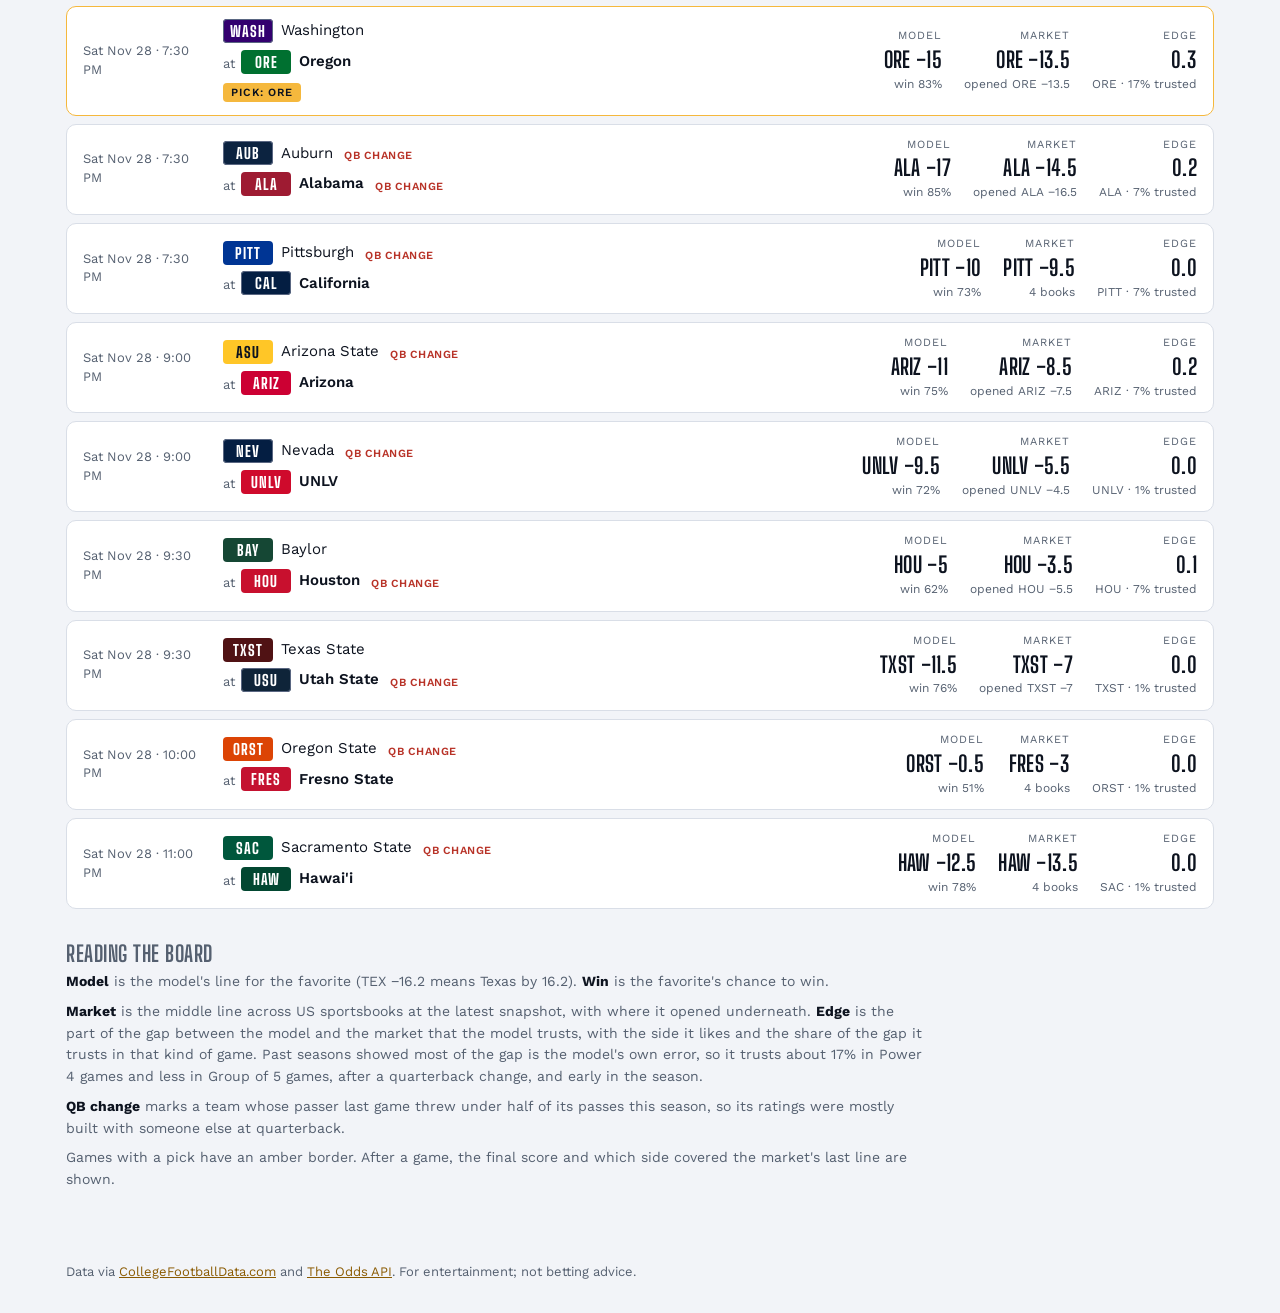
<file: board.html>
<!doctype html>
<html lang="en">
<head>
  <meta charset="utf-8">
  <meta name="viewport" content="width=device-width, initial-scale=1">
  <title>CFB Picks: Game Board</title>
  <meta name="description" content="Every FBS game this week: the model's line and win chance next to the sportsbook line.">
  <link rel="preconnect" href="https://fonts.googleapis.com">
  <link rel="preconnect" href="https://fonts.gstatic.com" crossorigin>
  <link rel="stylesheet" href="https://fonts.googleapis.com/css2?family=Big+Shoulders+Display:wght@600;700;800&family=Work+Sans:wght@400;500;600&display=swap">
  <link rel="stylesheet" href="style.css?v=239b7f72">
</head>
<body>
  <main class="wrap">
    <section class="page-head">
      <div>
        <div class="kicker" id="kicker">This week</div>
        <h1>Board</h1>
      </div>
      <p class="lede">Every FBS game: the model's line and win chance next to the market's. Market lines arrive with the Sunday-night odds snapshot.</p>
    </section>
    <section class="controls">
      <button class="btn" id="prev" type="button" aria-label="Previous week">◀ Week</button>
      <button class="btn" id="next" type="button" aria-label="Next week">Week ▶</button>
      <label>Conference <select id="conf"><option value="">All FBS</option></select></label>
      <div class="seg" role="group" aria-label="Which games">
        <button type="button" data-show="all" aria-pressed="true">All games</button>
        <button type="button" data-show="edges" aria-pressed="false">Picks only</button>
      </div>
    </section>
    <section class="games" id="games"></section>
    <section class="notes">
      <h3>Reading the board</h3>
      <p><strong>Model</strong> is the model's line for the favorite (TEX −16.2 means Texas by 16.2). <strong>Win</strong> is the favorite's chance to win.</p>
      <p><strong>Market</strong> is the middle line across US sportsbooks at the latest snapshot, with where it opened underneath. <strong>Edge</strong> is the part of the gap between the model and the market that the model trusts, with the side it likes and the share of the gap it trusts in that kind of game. Past seasons showed most of the gap is the model's own error, so it trusts about 17% in Power 4 games and less in Group of 5 games, after a quarterback change, and early in the season.</p>
      <p><strong>QB change</strong> marks a team whose passer last game threw under half of its passes this season, so its ratings were mostly built with someone else at quarterback.</p>
      <p>Games with a pick have an amber border. After a game, the final score and which side covered the market's last line are shown.</p>
    </section>
  </main>
  <footer class="wrap">Data via <a href="https://collegefootballdata.com">CollegeFootballData.com</a> and <a href="https://the-odds-api.com">The Odds API</a>. For entertainment; not betting advice.</footer>

  <script src="common.js?v=40cc480b"></script>
  <script>
    document.body.insertAdjacentHTML("afterbegin", header("board.html"));

    // A home-perspective margin (positive = home wins by that much) as the favorite's line.
    function favLine(margin, g, data) {
      if (margin == null) return "–";
      if (Math.abs(margin) < 0.25) return "PK";
      const fav = margin > 0 ? g.home : g.away;
      return `${esc(data.teams[fav]?.abbr ?? fav)} ${lineText(-Math.abs(margin))}`;
    }

    const qbTag = ` <span class="qbflag">QB change</span>`;
    loadSite().then(({ data, odds, picks }) => {
      const weeks = [...new Set(data.games.map((g) => g.week))].sort((a, b) => a - b);
      let week = Number(params().get("week")) || data.week || weeks.at(-1);
      let show = params().get("show") === "edges" ? "edges" : "all";
      const confSel = document.getElementById("conf");
      const confs = [...new Set(Object.values(data.teams).filter((t) => t.fbs).map((t) => t.conference))].sort();
      confSel.innerHTML += confs.map((c) => `<option>${esc(c)}</option>`).join("");
      confSel.value = params().get("conf") ?? "";

      const picked = new Map();
      for (const p of allPicks(picks).filter((p) => pickModel(p) === data.model.version)) (picked.get(p.gameId) ?? picked.set(p.gameId, []).get(p.gameId)).push(p);

      function draw() {
        document.getElementById("kicker").textContent = `Week ${week}`;
        document.getElementById("prev").disabled = week <= weeks[0];
        document.getElementById("next").disabled = week >= weeks.at(-1);
        document.querySelectorAll(".seg button").forEach((b) => b.setAttribute("aria-pressed", String(b.dataset.show === show)));
        const conf = confSel.value;
        const list = data.games
          .filter((g) => g.week === week && g.homeFbs && g.awayFbs)
          .filter((g) => !conf || data.teams[g.home]?.conference === conf || data.teams[g.away]?.conference === conf)
          .filter((g) => show === "all" || picked.has(g.id));
        const el = document.getElementById("games");
        if (!list.length) { el.innerHTML = `<div class="card empty">No games match.</div>`; return; }
        el.innerHTML = list.map((g) => {
          const o = odds.games[g.id];
          const mkt = o?.spread?.median;                      // home line
          const marketMargin = mkt == null ? null : -mkt;
          const trust = g.trust ?? 1;
          const edge = mkt == null ? null : trust * (g.modelMargin + mkt);
          const gp = picked.get(g.id) ?? [];
          const tags = gp.map((p) => `<span class="tag">${p.cat === "spread" ? "Pick" : "Dog ML"}: ${esc(data.teams[p.team]?.abbr ?? p.team)}</span>`).join(" ");
          const favWin = g.modelMargin >= 0 ? g.homeWinProb : 1 - g.homeWinProb;
          let after = "";
          if (g.completed && g.homePoints != null) {
            const margin = g.homePoints - g.awayPoints;
            const cover = mkt == null ? "" : margin + mkt === 0 ? "Push" : `${esc(data.teams[margin + mkt > 0 ? g.home : g.away]?.abbr ?? "")} covered`;
            after = `<div class="score">${g.awayPoints}–${g.homePoints}<small class="muted" style="font-family:var(--body);font-weight:400;font-size:12px;display:block;text-align:right">${cover}</small></div>`;
          }
          const opened = o?.first && o.first.line !== mkt ? `<small>opened ${favLine(-o.first.line, g, data)}</small>` : o ? `<small>${o.spread?.books ?? 0} books</small>` : `<small>no line yet</small>`;
          return `<article class="card game${gp.length ? " edge" : ""}${g.completed ? " final" : ""}">
            <div class="kick">${esc(kickoff(g.start))}</div>
            <div class="match">
              <div>${teamLink(g.away, data)}${g.awayQb ? qbTag : ""}</div>
              <div><span class="muted" style="font-size:13px;margin-right:6px">${g.neutral ? "vs" : "at"}</span>${teamLink(g.home, data, { strong: true })}${g.homeQb ? qbTag : ""}</div>
              ${tags ? `<div>${tags}</div>` : ""}
            </div>
            <div class="figs">
              <div class="fig"><div class="flabel">Model</div><div class="value num">${favLine(g.modelMargin, g, data)}</div><small>win ${pct(favWin)}</small></div>
              <div class="fig"><div class="flabel">Market</div><div class="value num">${favLine(marketMargin, g, data)}</div>${opened}</div>
              <div class="fig"><div class="flabel">Edge</div><div class="value num"${edge != null && Math.abs(edge) >= data.model.threshold ? ' style="color:var(--accent-text)"' : ""}>${edge == null ? "–" : Math.abs(edge).toFixed(1)}</div><small>${edge == null ? "" : esc(data.teams[edge > 0 ? g.home : g.away]?.abbr ?? "") + (trust < 1 ? ` · ${Math.round(100 * trust)}% trusted` : "")}</small></div>
            </div>
            ${after}
          </article>`;
        }).join("");
      }

      const go = (w) => { week = w; setParam("week", w === data.week ? "" : w); draw(); };
      document.getElementById("prev").addEventListener("click", () => go(weeks[weeks.indexOf(week) - 1] ?? week));
      document.getElementById("next").addEventListener("click", () => go(weeks[weeks.indexOf(week) + 1] ?? week));
      confSel.addEventListener("change", () => { setParam("conf", confSel.value); draw(); });
      document.querySelectorAll(".seg button").forEach((b) => b.addEventListener("click", () => { show = b.dataset.show; setParam("show", show === "all" ? "" : show); draw(); }));
      draw();
    }).catch(showError);
  </script>
</body>
</html>
</file>
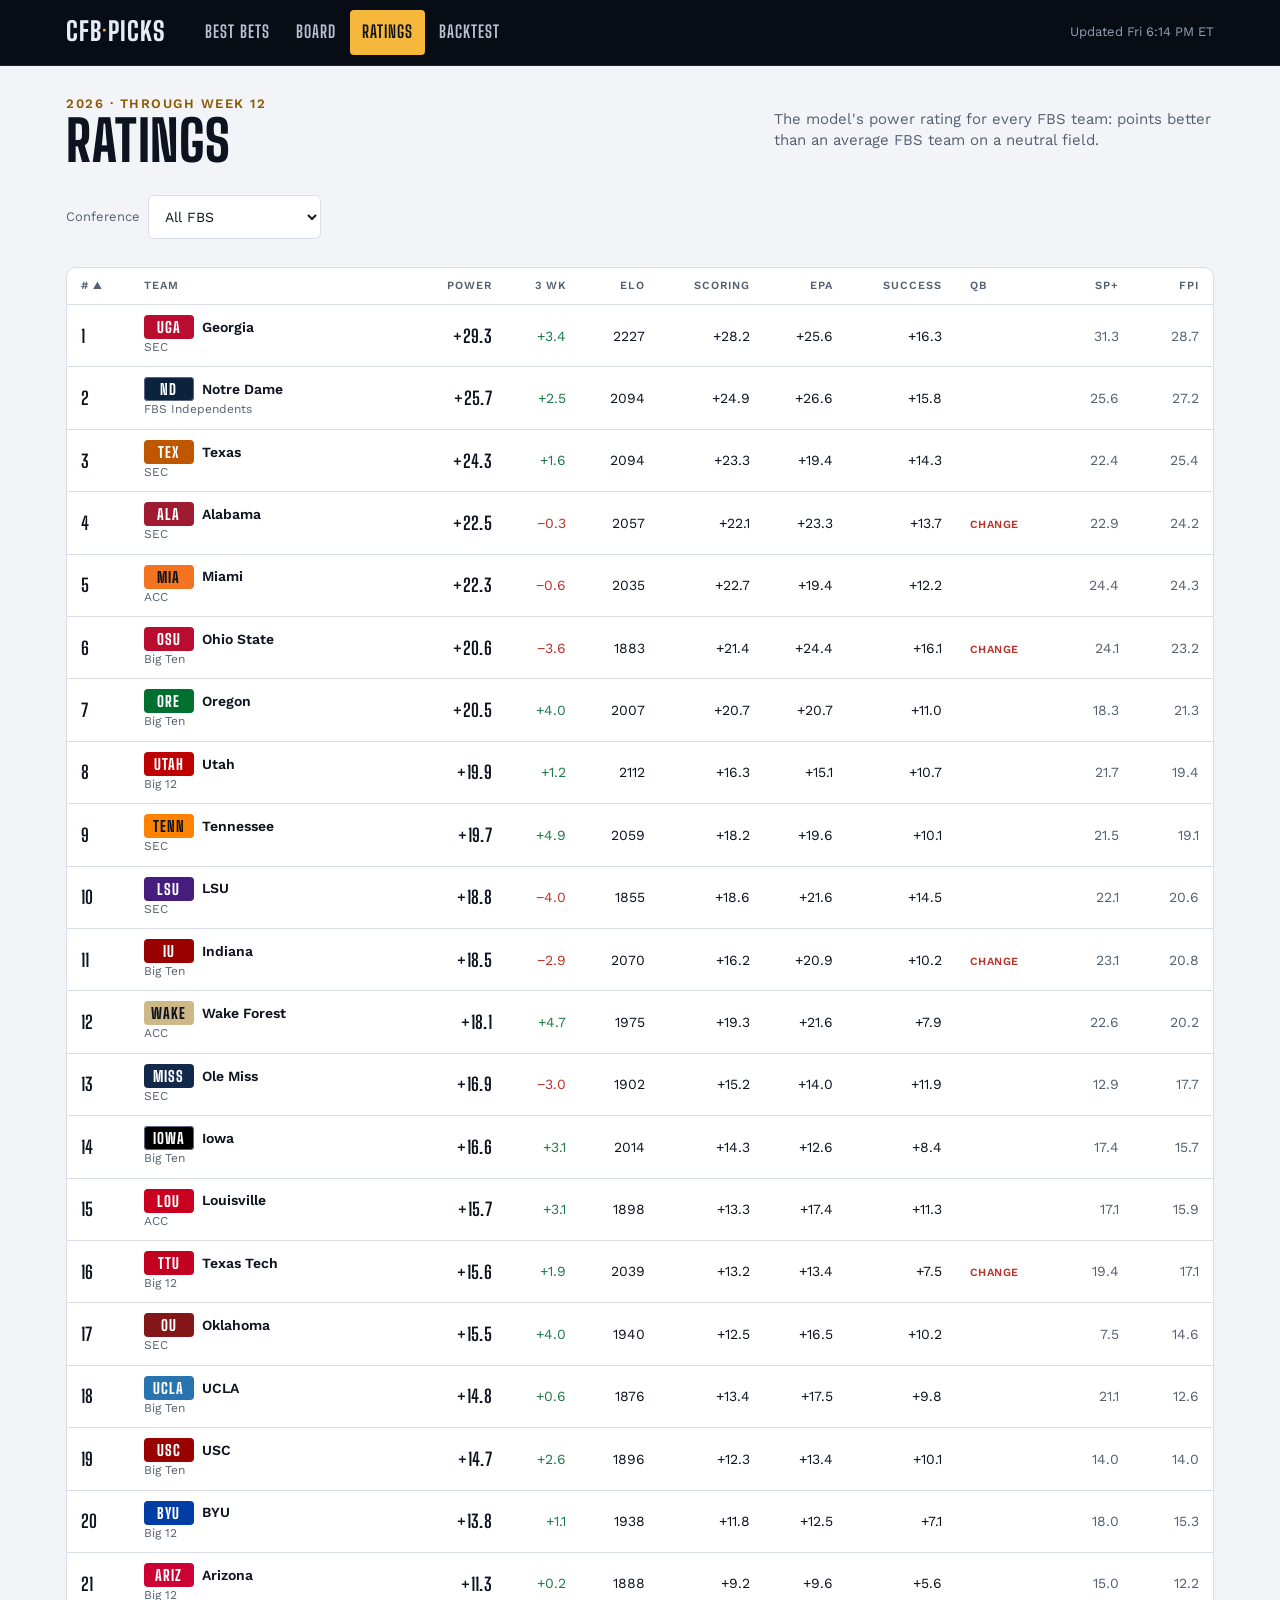
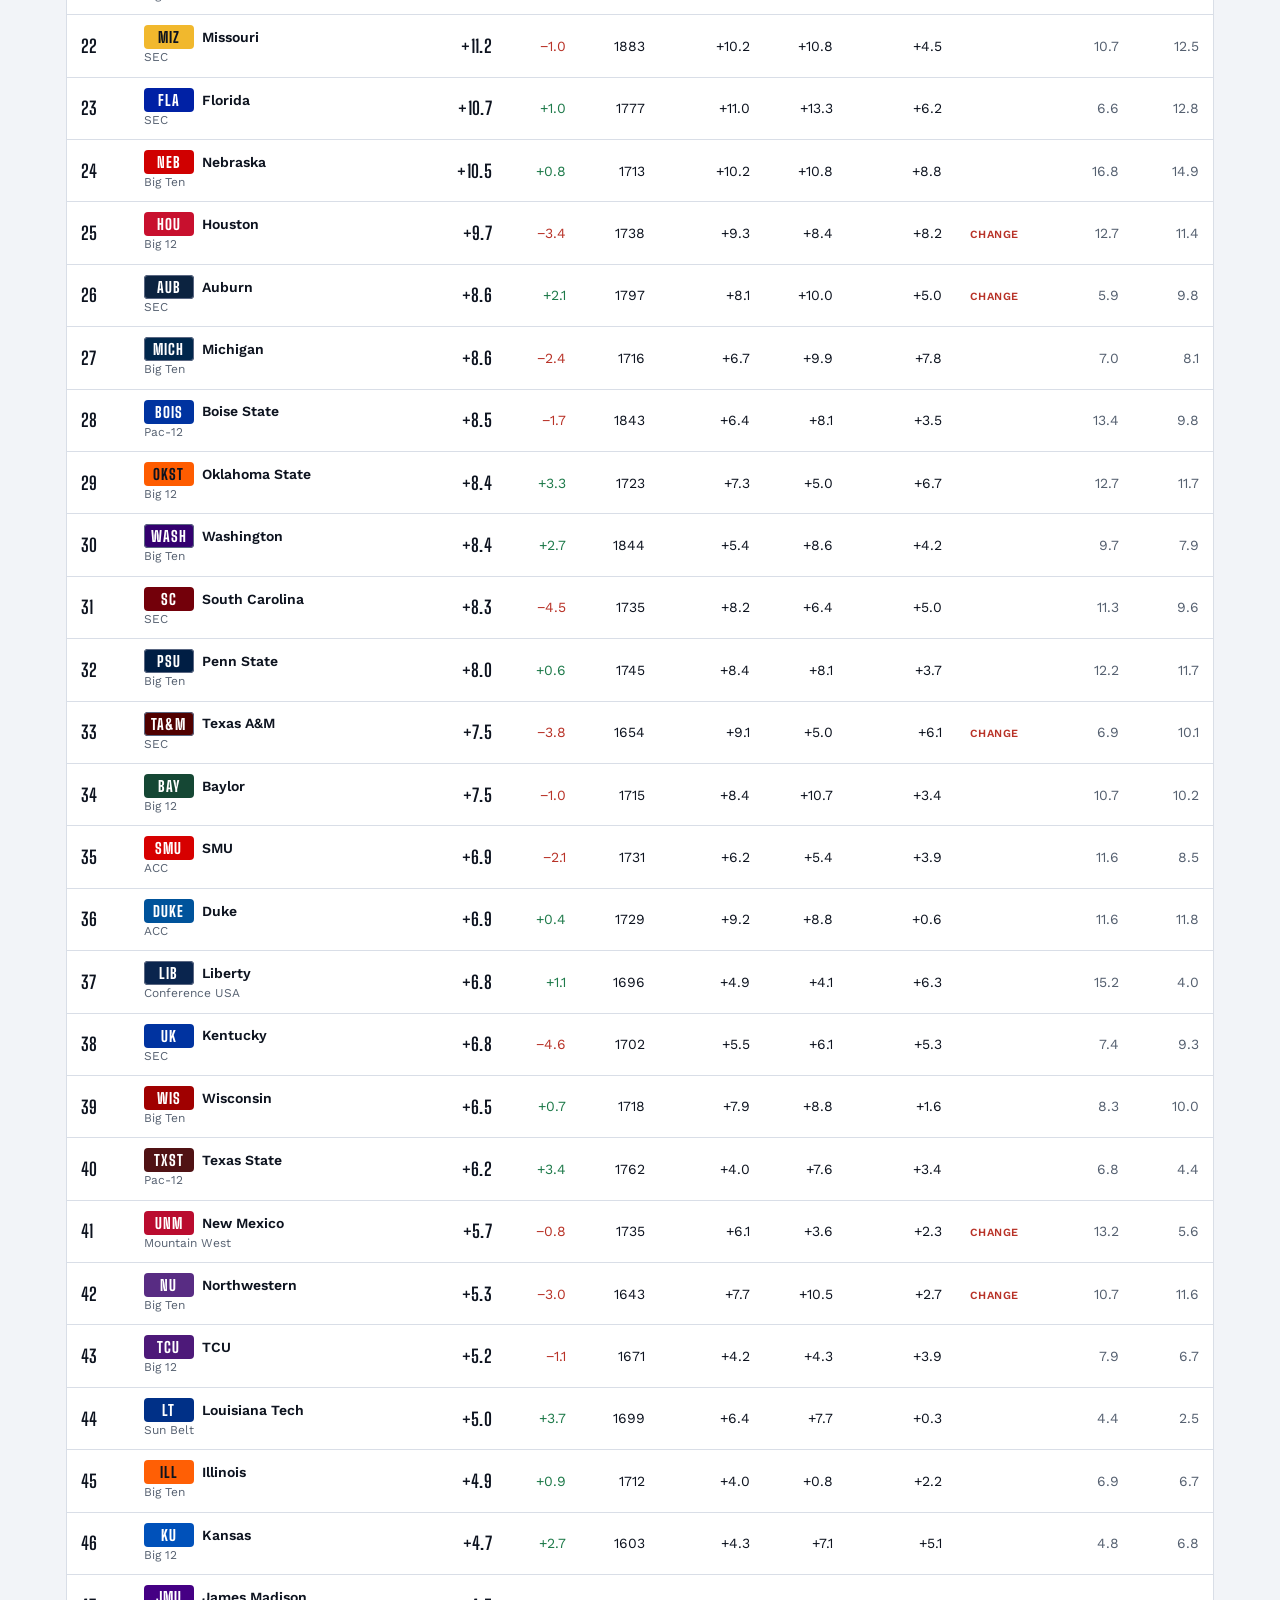
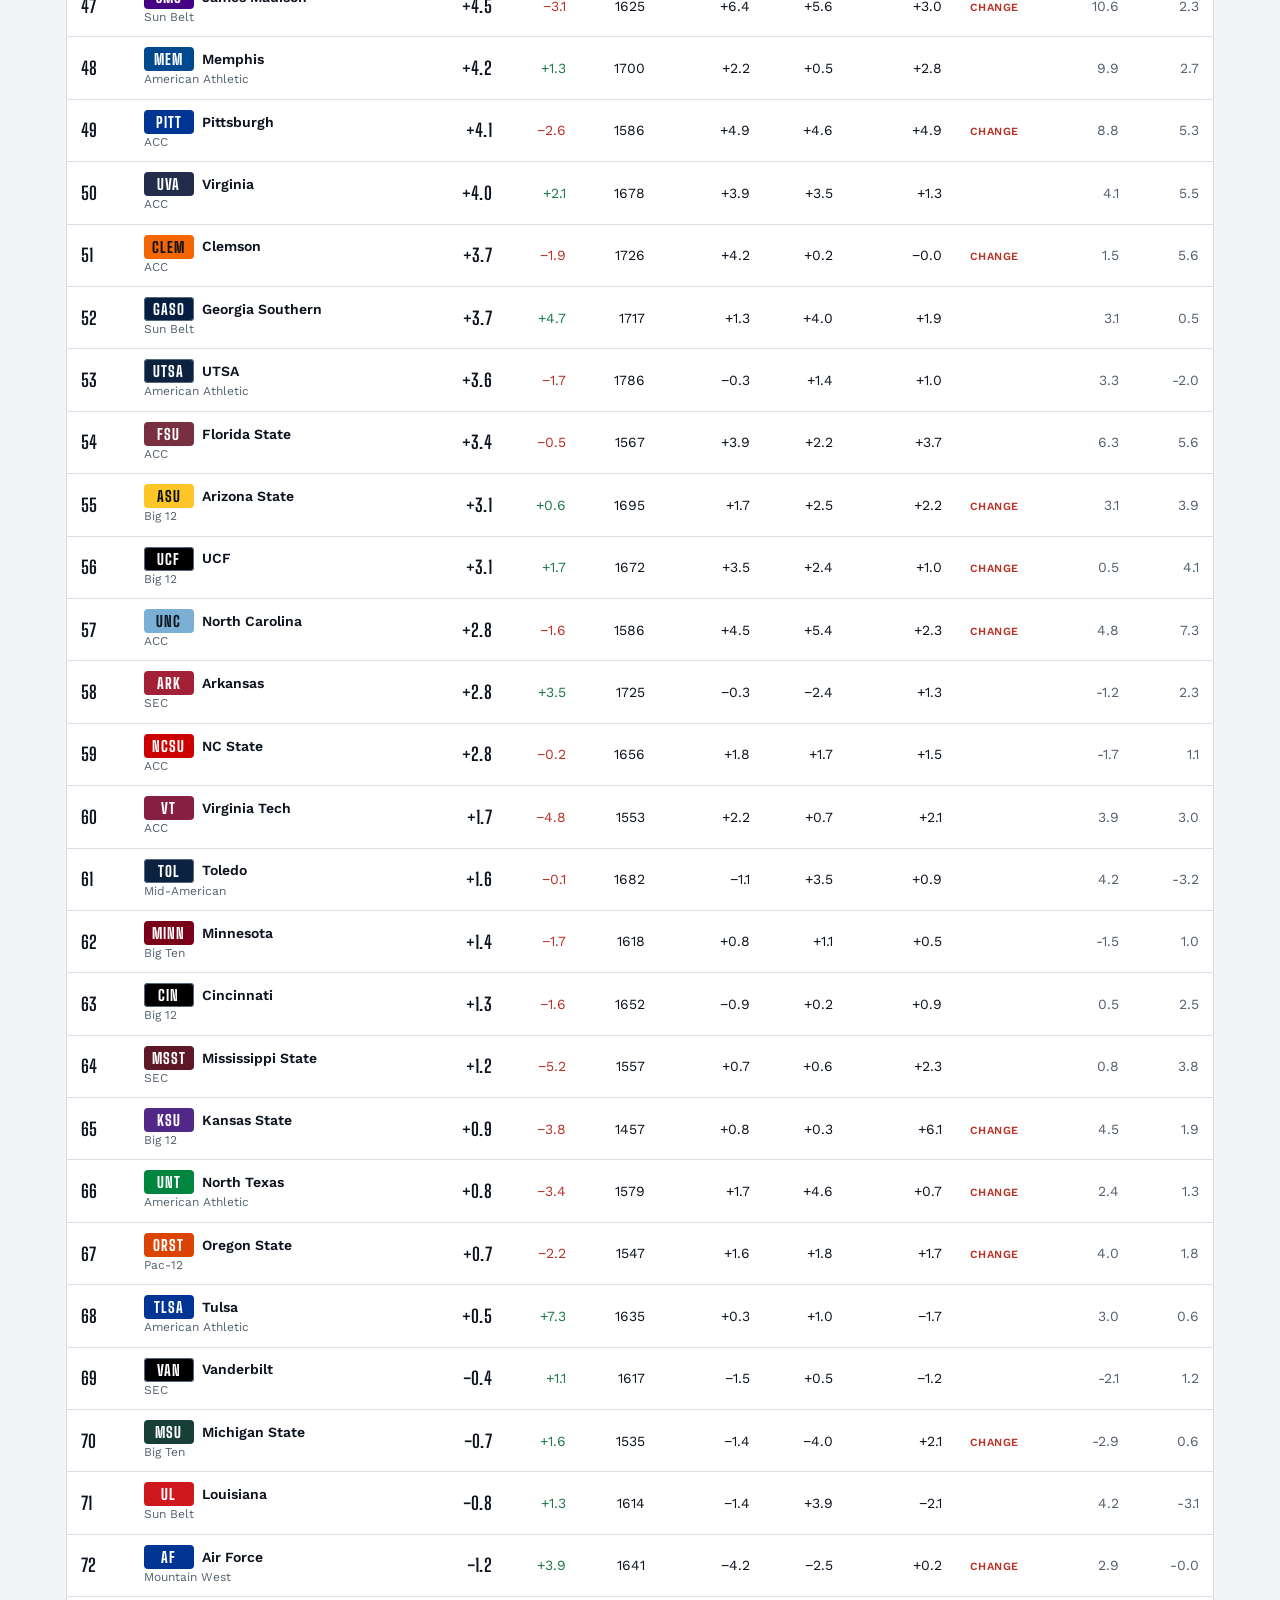
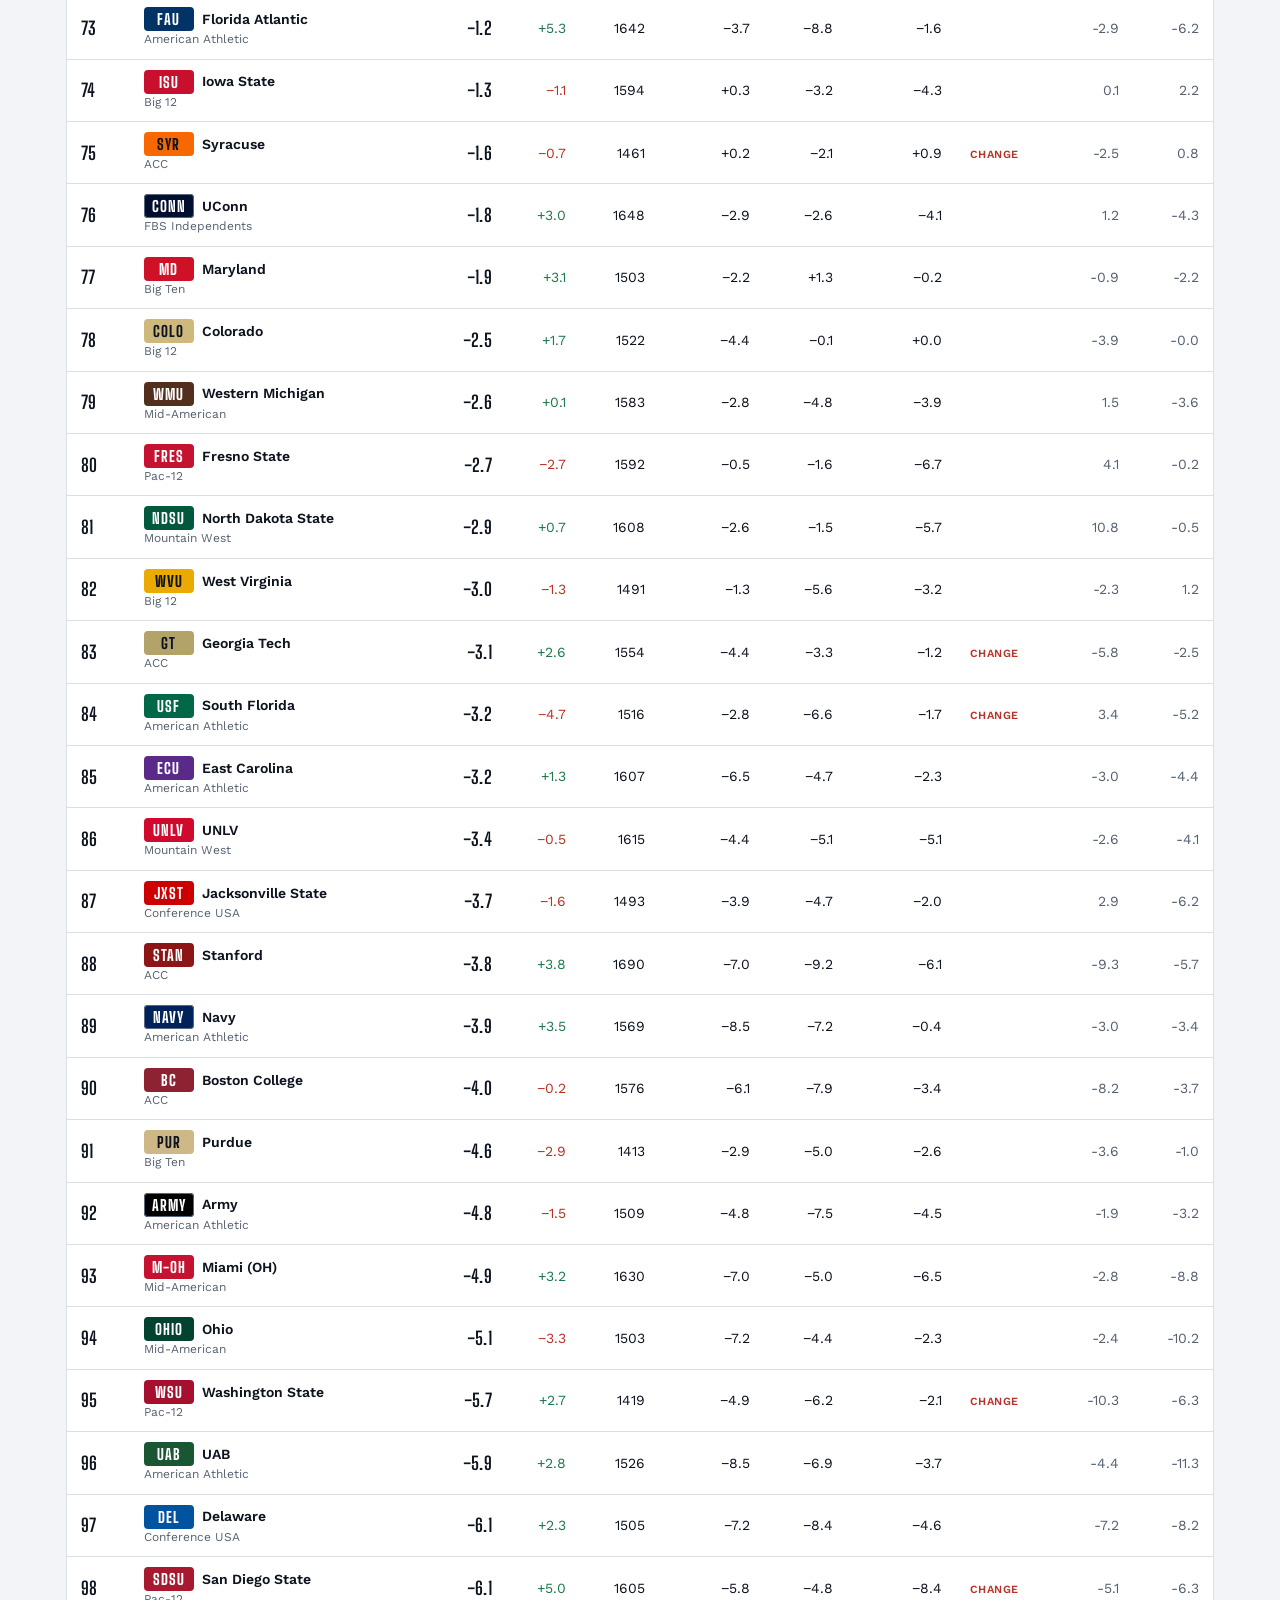
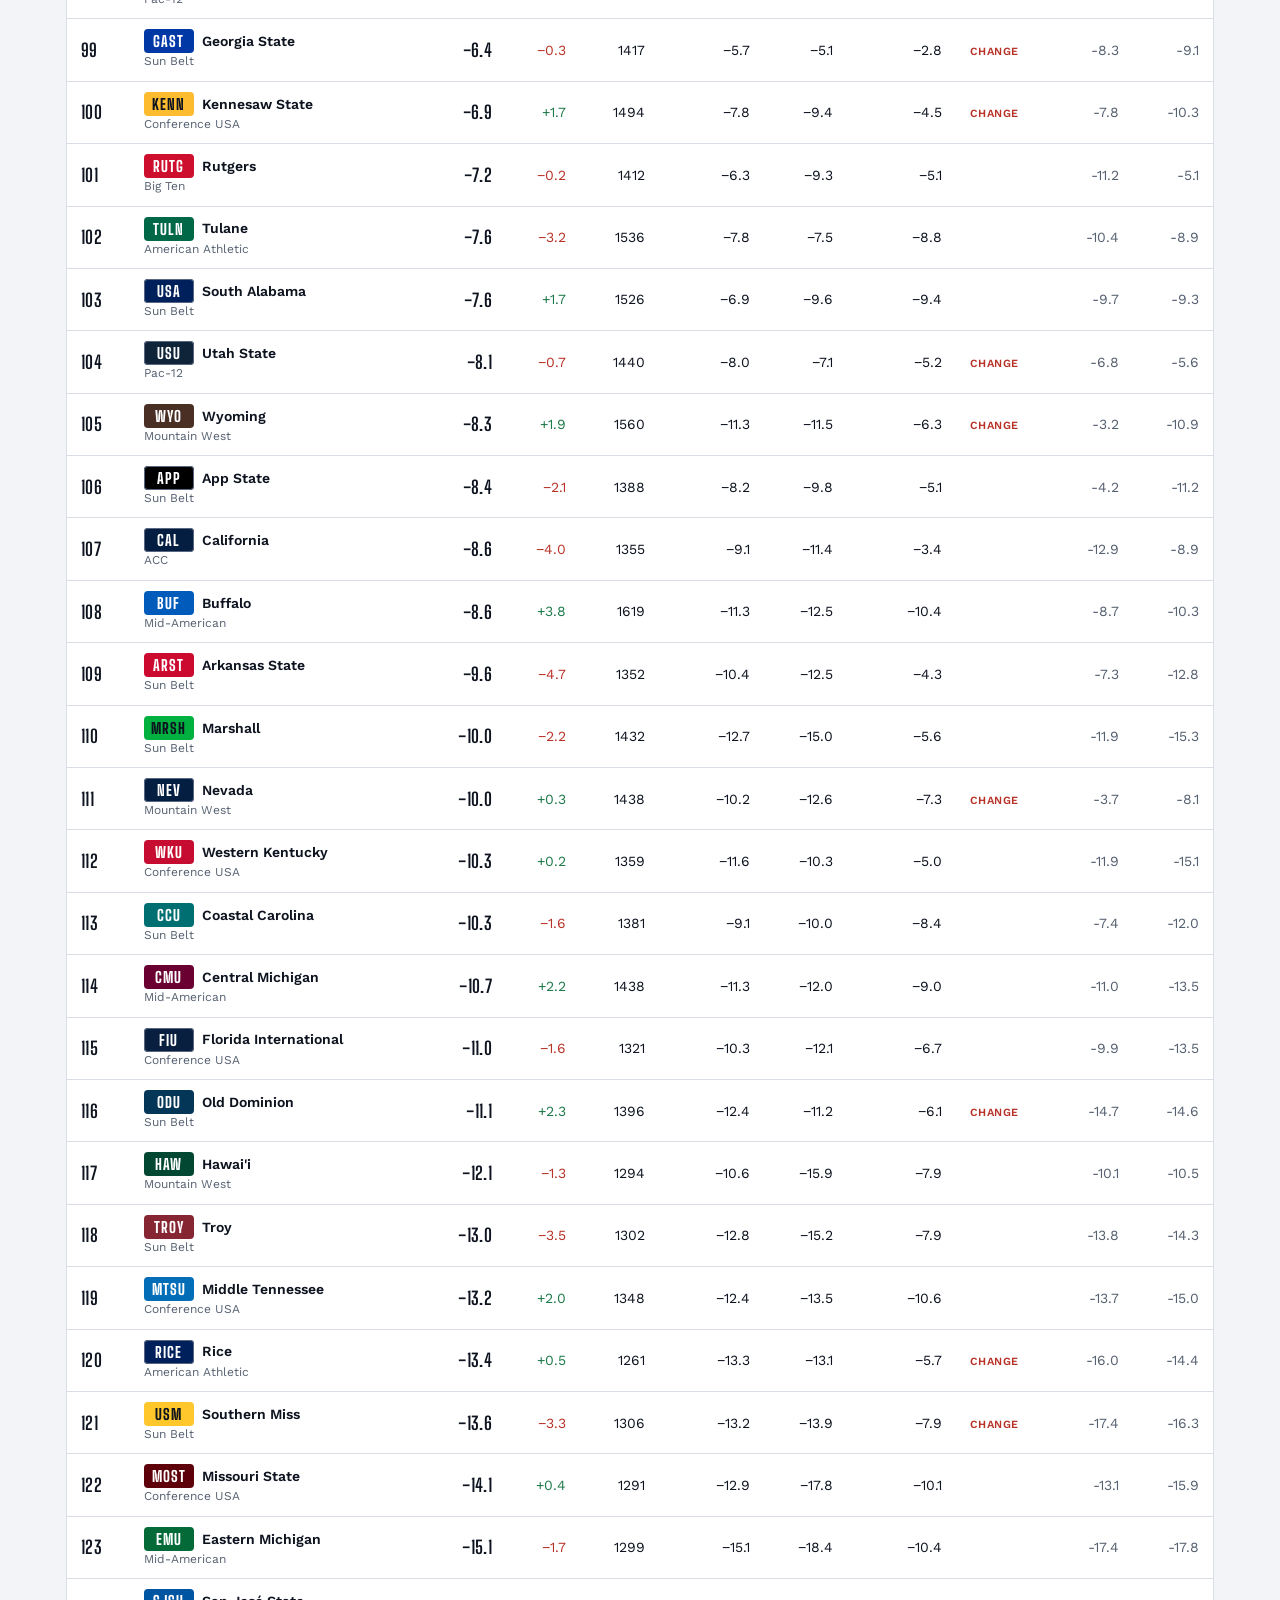
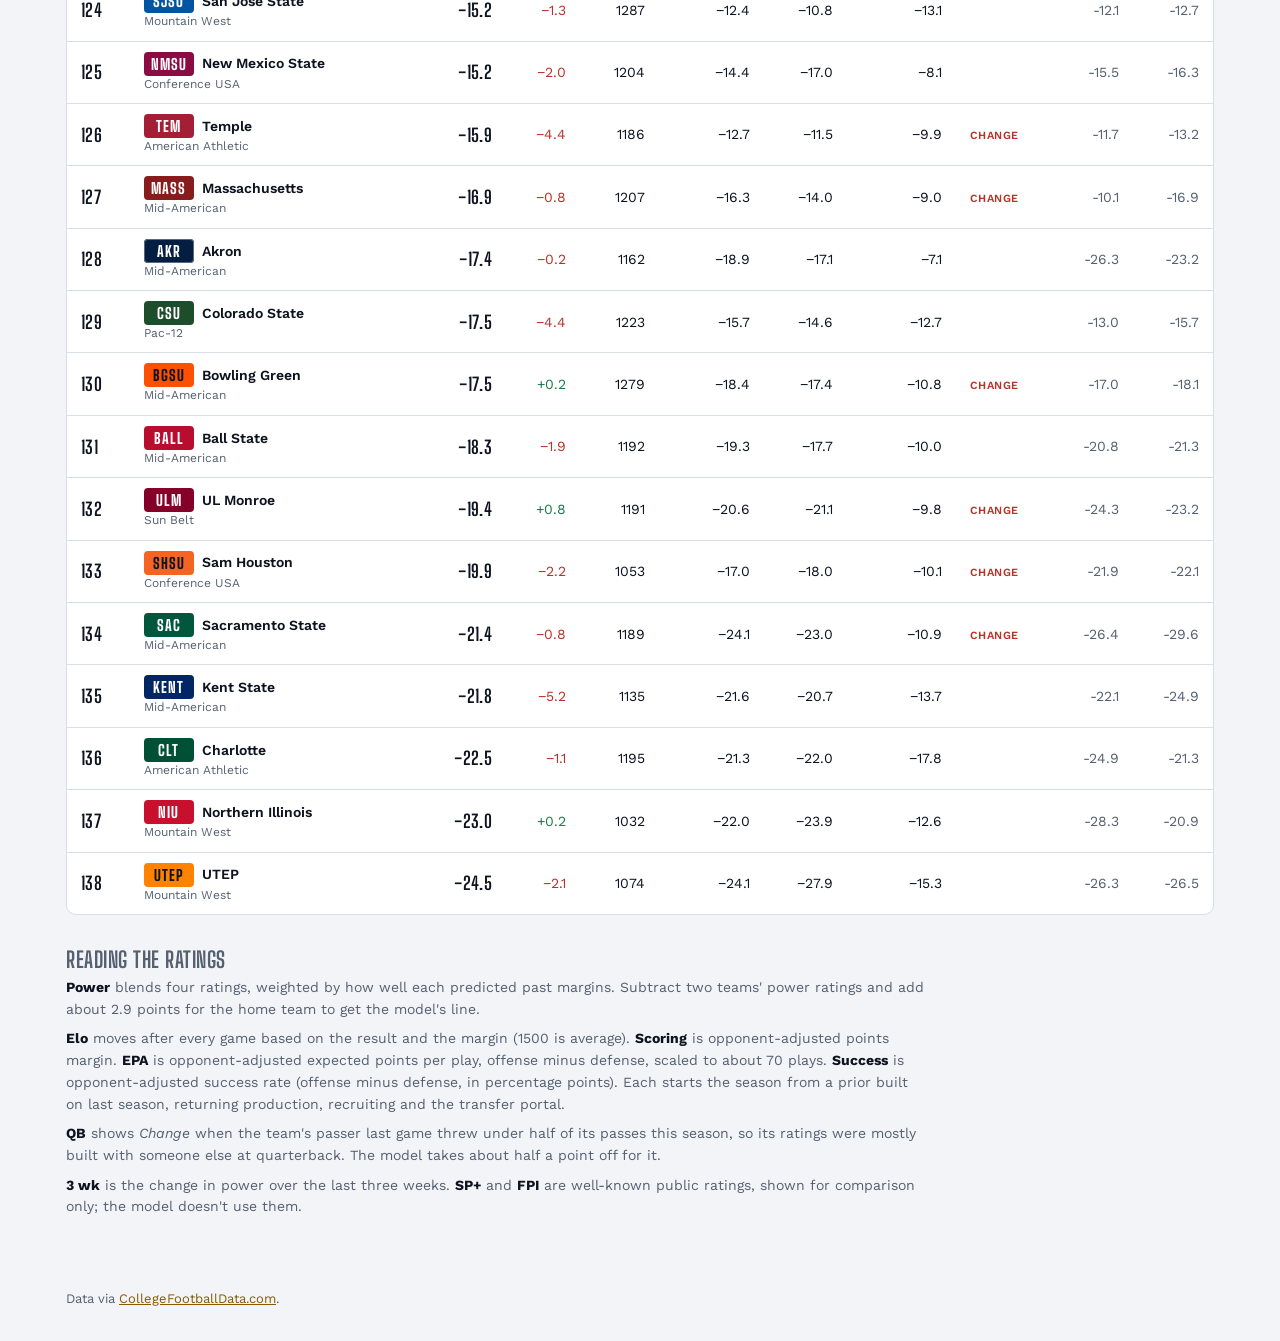
<file: ratings.html>
<!doctype html>
<html lang="en">
<head>
  <meta charset="utf-8">
  <meta name="viewport" content="width=device-width, initial-scale=1">
  <title>CFB Picks: Team Ratings</title>
  <meta name="description" content="Power ratings for every FBS team, with the Elo, scoring and efficiency ratings behind them.">
  <link rel="preconnect" href="https://fonts.googleapis.com">
  <link rel="preconnect" href="https://fonts.gstatic.com" crossorigin>
  <link rel="stylesheet" href="https://fonts.googleapis.com/css2?family=Big+Shoulders+Display:wght@600;700;800&family=Work+Sans:wght@400;500;600&display=swap">
  <link rel="stylesheet" href="style.css?v=239b7f72">
</head>
<body>
  <main class="wrap">
    <section class="page-head">
      <div>
        <div class="kicker" id="kicker">FBS</div>
        <h1>Ratings</h1>
      </div>
      <p class="lede">The model's power rating for every FBS team: points better than an average FBS team on a neutral field.</p>
    </section>
    <section class="controls">
      <label>Conference <select id="conf"><option value="">All FBS</option></select></label>
    </section>
    <section class="table-wrap" id="table"></section>
    <section class="notes">
      <h3>Reading the ratings</h3>
      <p><strong>Power</strong> blends four ratings, weighted by how well each predicted past margins. Subtract two teams' power ratings and add about <span id="hfa">3</span> points for the home team to get the model's line.</p>
      <p><strong>Elo</strong> moves after every game based on the result and the margin (1500 is average). <strong>Scoring</strong> is opponent-adjusted points margin. <strong>EPA</strong> is opponent-adjusted expected points per play, offense minus defense, scaled to about 70 plays. <strong>Success</strong> is opponent-adjusted success rate (offense minus defense, in percentage points). Each starts the season from a prior built on last season, returning production, recruiting and the transfer portal.</p>
      <p><strong>QB</strong> shows <em>Change</em> when the team's passer last game threw under half of its passes this season, so its ratings were mostly built with someone else at quarterback. The model takes about half a point off for it.</p>
      <p><strong>3 wk</strong> is the change in power over the last three weeks. <strong>SP+</strong> and <strong>FPI</strong> are well-known public ratings, shown for comparison only; the model doesn't use them.</p>
    </section>
  </main>
  <footer class="wrap">Data via <a href="https://collegefootballdata.com">CollegeFootballData.com</a>.</footer>

  <script src="common.js?v=40cc480b"></script>
  <script>
    document.body.insertAdjacentHTML("afterbegin", header("ratings.html"));
    loadSite().then(({ data }) => {
      document.getElementById("kicker").textContent = `${data.season} · through week ${data.week ? data.week - 1 : "the end"}`;
      document.getElementById("hfa").textContent = data.model.homeField.toFixed(1);
      const confSel = document.getElementById("conf");
      const confs = [...new Set(data.ratings.map((r) => data.teams[r.team]?.conference).filter(Boolean))].sort();
      confSel.innerHTML += confs.map((c) => `<option>${esc(c)}</option>`).join("");
      confSel.value = params().get("conf") ?? "";
      const n1 = (x) => (x == null ? "–" : x.toFixed(1));
      const cols = [
        { key: "rank", label: "#", html: (r) => `<span class="num">${r.rank}</span>`, sort: (r) => r.rank },
        { key: "team", label: "Team", html: (r) => `${teamLink(r.team, data, { strong: true })}<small>${esc(data.teams[r.team]?.conference ?? "")}</small>`, sort: (r) => r.team },
        { key: "power", label: "Power", right: true, html: (r) => `<span class="num">${signed(r.power)}</span>`, sort: (r) => r.power },
        { key: "change3", label: "3 wk", right: true, html: (r) => r.change3 == null ? "–" : `<span class="${r.change3 > 0.05 ? "pos" : r.change3 < -0.05 ? "neg" : "muted"}">${signed(r.change3)}</span>`, sort: (r) => r.change3 },
        { key: "elo", label: "Elo", right: true, html: (r) => Math.round(r.inputs.elo), sort: (r) => r.inputs.elo },
        { key: "scoring", label: "Scoring", right: true, html: (r) => signed(r.inputs.marginPri ?? r.inputs.margin), sort: (r) => r.inputs.marginPri ?? r.inputs.margin },
        { key: "epa", label: "EPA", right: true, html: (r) => signed(r.inputs.ppaPri ?? r.inputs.ppa), sort: (r) => r.inputs.ppaPri ?? r.inputs.ppa },
        { key: "success", label: "Success", right: true, html: (r) => signed(r.inputs.srPri ?? r.inputs.sr), sort: (r) => r.inputs.srPri ?? r.inputs.sr },
        { key: "qb", label: "QB", html: (r) => r.inputs.qb ? `<span class="qbflag" style="margin:0">Change</span>` : "", sort: (r) => r.inputs.qb ?? 0 },
        { key: "sp", label: "SP+", right: true, html: (r) => `<span class="muted">${n1(r.sp)}</span>`, sort: (r) => r.sp },
        { key: "fpi", label: "FPI", right: true, html: (r) => `<span class="muted">${n1(r.fpi)}</span>`, sort: (r) => r.fpi },
      ];
      const draw = () => {
        const conf = confSel.value;
        renderTable(document.getElementById("table"), cols, data.ratings.filter((r) => !conf || data.teams[r.team]?.conference === conf), { sortKey: "rank", sortDir: "asc" });
      };
      confSel.addEventListener("change", () => { setParam("conf", confSel.value); draw(); });
      draw();
    }).catch(showError);
  </script>
</body>
</html>
</file>
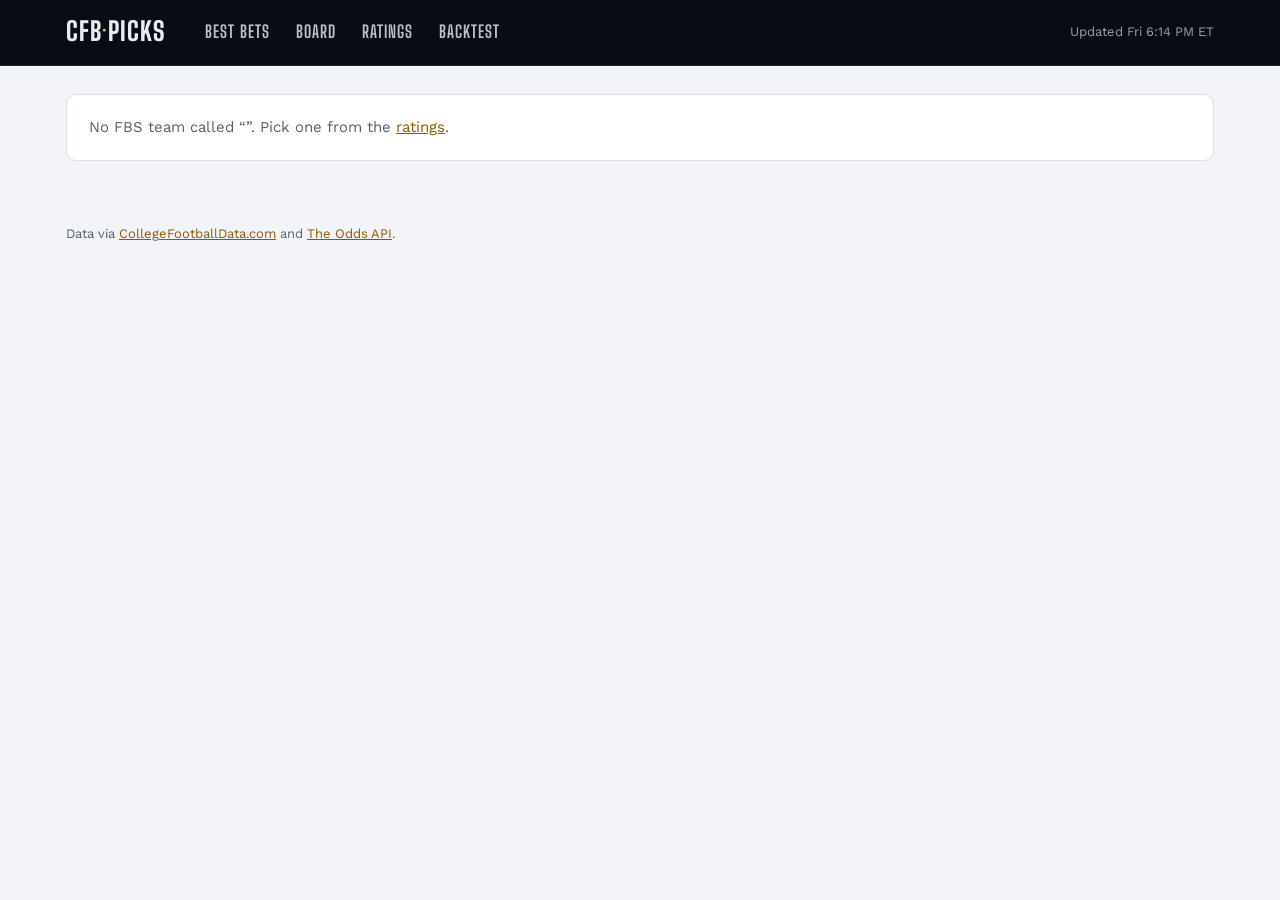
<file: team.html>
<!doctype html>
<html lang="en">
<head>
  <meta charset="utf-8">
  <meta name="viewport" content="width=device-width, initial-scale=1">
  <title>CFB Picks: Team</title>
  <meta name="description" content="A team's season: the model's line, the market's line and the result for every game.">
  <link rel="preconnect" href="https://fonts.googleapis.com">
  <link rel="preconnect" href="https://fonts.gstatic.com" crossorigin>
  <link rel="stylesheet" href="https://fonts.googleapis.com/css2?family=Big+Shoulders+Display:wght@600;700;800&family=Work+Sans:wght@400;500;600&display=swap">
  <link rel="stylesheet" href="style.css?v=239b7f72">
</head>
<body>
  <main class="wrap">
    <section class="page-head">
      <div>
        <div class="kicker" id="kicker">Team</div>
        <h1 id="name">Team</h1>
      </div>
      <div class="record card" id="summary" style="min-width:300px"></div>
    </section>
    <section>
      <div class="section-head"><h2>Rating</h2><p>Power rating going into each game, and now.</p></div>
      <div class="card" style="padding:12px 16px" id="chart"></div>
    </section>
    <section>
      <div class="section-head"><h2>Schedule</h2><p>Lines from this team's side: −7 means this team was favored by 7.</p></div>
      <div class="table-wrap" id="schedule"></div>
    </section>
    <section class="notes">
      <p><strong>Model</strong> is the model's line going into the game. <strong>Market</strong> is the middle US sportsbook line at the last odds snapshot before kickoff (none for games before the site's first snapshot). <strong>Cover</strong> is whether the team beat the market's line.</p>
    </section>
  </main>
  <footer class="wrap">Data via <a href="https://collegefootballdata.com">CollegeFootballData.com</a> and <a href="https://the-odds-api.com">The Odds API</a>.</footer>

  <script src="common.js?v=40cc480b"></script>
  <script>
    document.body.insertAdjacentHTML("afterbegin", header(""));

    // Pregame power by week, as an inline SVG line chart.
    function chartSvg(points) {
      const W = 720, H = 220, L = 40, R = 16, T = 14, B = 30;
      const xs = points.map((p) => p.week), ys = points.map((p) => p.value);
      const x0 = Math.min(...xs), x1 = Math.max(...xs, x0 + 1);
      let y0 = Math.floor(Math.min(...ys, 0) / 5) * 5, y1 = Math.ceil(Math.max(...ys, 0) / 5) * 5;
      if (y1 - y0 < 10) y1 = y0 + 10;
      const sx = (x) => L + ((x - x0) / (x1 - x0)) * (W - L - R);
      const sy = (y) => T + (1 - (y - y0) / (y1 - y0)) * (H - T - B);
      const step = (y1 - y0) / 5 > 4 ? 10 : 5;
      let grid = "";
      for (let y = y0; y <= y1; y += step) grid += `<line class="grid" x1="${L}" x2="${W - R}" y1="${sy(y)}" y2="${sy(y)}"/><text x="${L - 6}" y="${sy(y) + 4}" text-anchor="end">${y > 0 ? "+" : ""}${y}</text>`;
      const labels = points.map((p) => `<text x="${sx(p.week)}" y="${H - 8}" text-anchor="middle">${esc(p.label)}</text>`).join("");
      const path = points.map((p, i) => `${i ? "L" : "M"}${sx(p.week).toFixed(1)},${sy(p.value).toFixed(1)}`).join("");
      const dots = points.map((p) => `<circle class="dot" cx="${sx(p.week)}" cy="${sy(p.value)}" r="4"/>`).join("");
      const desc = points.map((p) => `${p.label}: ${signed(p.value)}`).join(", ");
      return `<svg class="chart" viewBox="0 0 ${W} ${H}" role="img" aria-label="Power rating by week. ${esc(desc)}">${grid}${labels}<path class="line" d="${path}"/>${dots}</svg>`;
    }

    loadSite().then(({ data, odds }) => {
      const name = params().get("team");
      const t = data.teams[name];
      if (!t?.fbs) {
        document.querySelector("main").innerHTML = `<div class="card empty">No FBS team called “${esc(name ?? "")}”. Pick one from the <a href="ratings.html">ratings</a>.</div>`;
        return;
      }
      document.title = `CFB Picks: ${name}`;
      document.getElementById("kicker").innerHTML = `${chip(name, data)} <span style="margin-left:8px">${esc(t.conference)}</span>`;
      document.getElementById("name").textContent = name;
      const r = data.ratings.find((x) => x.team === name);

      const games = data.games.filter((g) => g.home === name || g.away === name);
      const rows = games.map((g) => {
        const home = g.home === name, s = home ? 1 : -1;
        const o = odds.games[g.id];
        const market = o?.spread?.median == null ? null : o.spread.median * s; // this team's line
        const margin = g.completed && g.homePoints != null ? (g.homePoints - g.awayPoints) * s : null;
        return {
          g, home, opp: home ? g.away : g.home,
          power: home ? g.homePower : g.awayPower,
          model: -g.modelMargin * s,
          win: home ? g.homeWinProb : 1 - g.homeWinProb,
          market, margin,
          cover: margin == null || market == null ? null : margin + market > 0 ? "W" : margin + market < 0 ? "L" : "P",
          score: margin == null ? null : `${home ? g.homePoints : g.awayPoints}–${home ? g.awayPoints : g.homePoints}`,
        };
      });
      const played = rows.filter((x) => x.margin != null);
      const wins = played.filter((x) => x.margin > 0).length;
      const covers = rows.filter((x) => x.cover === "W").length, coverGames = rows.filter((x) => x.cover === "W" || x.cover === "L").length;
      document.getElementById("summary").innerHTML = `
        <div class="stat"><div class="label">Power</div><div class="value num">${r ? signed(r.power) : "–"}</div><small class="muted">${r ? `#${r.rank} of ${data.ratings.length}` : ""}</small></div>
        <div class="stat"><div class="label">Record</div><div class="value num">${wins}–${played.length - wins}</div></div>
        <div class="stat"><div class="label">vs market</div><div class="value num">${coverGames ? `${covers}–${coverGames - covers}` : "–"}</div></div>`;

      // Each FBS game's pregame rating, then today's.
      const points = rows.filter((x) => x.g.homeFbs && x.g.awayFbs && (x.margin != null || x.g.week === data.week))
        .map((x) => ({ week: x.g.week, value: x.power, label: `Wk ${x.g.week}` }));
      if (r) points.push({ week: (points.at(-1)?.week ?? 0) + 1, value: r.power, label: "Now" });
      document.getElementById("chart").innerHTML = points.length > 1 ? chartSvg(points) : `<div class="empty">Not enough games yet.</div>`;

      renderTable(document.getElementById("schedule"), [
        { key: "week", label: "Wk", html: (x) => x.g.week, sort: (x) => x.g.start },
        { key: "date", label: "Kickoff", html: (x) => `<span class="muted">${esc(kickoff(x.g.start))}</span>` },
        { key: "opp", label: "Opponent", html: (x) => `<span class="muted" style="margin-right:6px">${x.g.neutral ? "vs" : x.home ? "vs" : "at"}</span>${teamLink(x.opp, data)}${x.g.neutral ? "<small>Neutral site</small>" : ""}` },
        { key: "model", label: "Model", right: true, html: (x) => `<span class="num">${lineText(x.model)}</span><small>win ${pct(x.win)}</small>` },
        { key: "market", label: "Market", right: true, html: (x) => `<span class="num">${lineText(x.market)}</span>` },
        { key: "score", label: "Result", right: true, html: (x) => x.score == null ? "–" : `<span class="num ${x.margin > 0 ? "pos" : "neg"}">${x.margin > 0 ? "W" : "L"} ${x.score}</span>` },
        { key: "cover", label: "Cover", right: true, html: (x) => x.cover ? `<span class="result ${x.cover}">${x.cover}</span>` : "–" },
      ], rows, { sortKey: "week", sortDir: "asc" });
    }).catch(showError);
  </script>
</body>
</html>
</file>
<file: style.css>
/* Shared styles for every page. "Night game" direction (picked from mockups on 2026-10-10):
   dark navy, Big Shoulders Display headlines, Work Sans body, amber accent, team-color chips.
   Follows the system light/dark setting; the top bar stays dark in both. */

:root {
  color-scheme: light dark;
  --bg: #f2f4f8;
  --surface: #ffffff;
  --surface-2: #f6f7fa;
  --border: #d9dee7;
  --fg: #0d131f;
  --muted: #556070;
  --accent: #f5b83d;          /* fills: active tab, highlights */
  --accent-fg: #0d131f;       /* text on accent fills */
  --accent-text: #8a5a00;     /* accent as text on the page background */
  --pos: #1e7a4a;
  --neg: #b83227;
  --warn-bg: #fff6e0;
  --warn-border: #e7c56f;
  --topbar: #080c14;
  --topbar-fg: #b8c1d1;
  --display: "Big Shoulders Display", "Arial Narrow", sans-serif;
  --body: "Work Sans", -apple-system, BlinkMacSystemFont, "Segoe UI", sans-serif;
  --radius: 10px;
}
@media (prefers-color-scheme: dark) {
  :root {
    --bg: #0d131f;
    --surface: #151d2c;
    --surface-2: #1b2436;
    --border: #263046;
    --fg: #e7ebf2;
    --muted: #95a0b4;
    --accent-text: #f5b83d;
    --pos: #4cc38a;
    --neg: #ff7a7a;
    --warn-bg: #1b1a12;
    --warn-border: #5c4a1c;
  }
}

* { box-sizing: border-box; }
[hidden] { display: none !important; }
html { -webkit-text-size-adjust: 100%; }
body { margin: 0; background: var(--bg); color: var(--fg); font-family: var(--body); font-size: 15px; line-height: 1.45; }
a { color: var(--accent-text); }
.wrap { max-width: 1180px; margin: 0 auto; padding: 0 16px; }
.num { font-family: var(--display); font-weight: 700; font-variant-numeric: tabular-nums; letter-spacing: .3px; }
.muted { color: var(--muted); }
.pos { color: var(--pos); }
.neg { color: var(--neg); }

/* ---- Top bar ---- */
.topbar { background: var(--topbar); border-bottom: 1px solid #1e2738; }
.topbar .wrap { display: flex; flex-wrap: wrap; align-items: center; gap: 8px 28px; padding-top: 10px; padding-bottom: 10px; }
.wordmark { font-family: var(--display); font-weight: 800; font-size: 26px; letter-spacing: 1px; text-transform: uppercase; color: #e7ebf2; text-decoration: none; }
.wordmark span { color: #f5b83d; }
.tabs { display: flex; flex-wrap: wrap; gap: 2px; font-family: var(--display); font-weight: 700; font-size: 17px; letter-spacing: 1px; text-transform: uppercase; }
.tabs a { padding: 10px 12px; color: var(--topbar-fg); text-decoration: none; border-radius: 4px; }
.tabs a:hover { color: #fff; }
.tabs a[aria-current="page"] { background: var(--accent); color: var(--accent-fg); }
.updated { margin-left: auto; font-size: 13px; color: #95a0b4; }

/* ---- Page layout ---- */
main.wrap { padding-top: 28px; padding-bottom: 64px; display: flex; flex-direction: column; gap: 28px; }
.page-head { display: flex; flex-wrap: wrap; gap: 12px 24px; align-items: flex-end; justify-content: space-between; }
.kicker { font-size: 13px; font-weight: 600; letter-spacing: 1.5px; text-transform: uppercase; color: var(--accent-text); }
h1 { margin: 0; font-family: var(--display); font-weight: 800; font-size: 56px; line-height: .95; text-transform: uppercase; letter-spacing: .5px; }
h2 { margin: 0; font-family: var(--display); font-weight: 800; font-size: 32px; line-height: 1; text-transform: uppercase; }
h3 { margin: 0; font-family: var(--display); font-weight: 700; font-size: 22px; text-transform: uppercase; letter-spacing: .5px; }
.lede { font-size: 15px; color: var(--muted); max-width: 440px; }
.section-head { display: flex; flex-wrap: wrap; align-items: baseline; gap: 6px 14px; margin-bottom: 12px; }
.section-head p { margin: 0; color: var(--muted); font-size: 14px; }
.notes { font-size: 14px; color: var(--muted); line-height: 1.55; max-width: 860px; }
.notes p { margin: 0 0 8px; }
.notes strong { color: var(--fg); }

.banner { background: var(--warn-bg); border: 1px solid var(--warn-border); border-radius: 8px; padding: 14px 18px; display: flex; flex-wrap: wrap; gap: 6px 16px; align-items: baseline; }
.banner h3 { color: var(--accent-text); }
.banner p { margin: 0; flex: 1 1 520px; font-size: 14px; }

.card { background: var(--surface); border: 1px solid var(--border); border-radius: var(--radius); }
.cards { display: grid; grid-template-columns: repeat(auto-fill, minmax(320px, 1fr)); gap: 16px; }
.empty { padding: 22px; color: var(--muted); }

/* ---- Pick cards ---- */
.pick { overflow: hidden; display: flex; flex-direction: column; }
.pick .bar { display: flex; height: 6px; }
.pick .bar span { flex: 1; }
.pick .body { padding: 16px 18px; display: flex; flex-direction: column; gap: 12px; }
.pick .top { display: flex; justify-content: space-between; gap: 12px; font-size: 12px; color: var(--muted); }
.pick .cat { font-weight: 600; letter-spacing: 1.5px; text-transform: uppercase; }
.pick .bet { font-family: var(--display); font-weight: 800; font-size: 36px; line-height: 1; text-transform: uppercase; }
.pick .where { font-size: 14px; color: var(--muted); }
.pick .why { font-size: 13px; color: var(--muted); }
.stats3 { display: grid; grid-template-columns: repeat(3, minmax(0, 1fr)); gap: 8px; border-top: 1px solid var(--border); padding-top: 12px; }
.stat .label { font-size: 11px; letter-spacing: 1px; text-transform: uppercase; color: var(--muted); }
.stat .value { font-family: var(--display); font-weight: 700; font-size: 26px; }
.result { font-family: var(--display); font-weight: 800; font-size: 15px; letter-spacing: 1px; padding: 2px 8px; border-radius: 4px; }
.result.W { background: var(--pos); color: #fff; }
.result.L { background: var(--neg); color: #fff; }
.result.P, .result.V { background: var(--surface-2); color: var(--muted); border: 1px solid var(--border); }

.record { padding: 16px 18px; display: grid; grid-template-columns: repeat(auto-fit, minmax(130px, 1fr)); gap: 14px; }
.record .value { font-size: 34px; }

/* ---- Team chips ---- */
.chip { display: inline-flex; align-items: center; justify-content: center; min-width: 50px; padding: 3px 7px; border-radius: 4px; font-family: var(--display); font-weight: 800; font-size: 15px; letter-spacing: 1px; line-height: 1.2; text-decoration: none; }
.team { display: inline-flex; align-items: center; gap: 8px; color: var(--fg); text-decoration: none; }
.team:hover .tname { text-decoration: underline; }

/* ---- Controls ---- */
.controls { display: flex; flex-wrap: wrap; gap: 10px; align-items: center; }
.controls label { font-size: 13px; color: var(--muted); display: flex; align-items: center; gap: 8px; }
select, .btn { font: inherit; font-size: 14px; color: var(--fg); background: var(--surface); border: 1px solid var(--border); border-radius: 6px; min-height: 44px; padding: 0 12px; }
.btn { cursor: pointer; text-decoration: none; display: inline-flex; align-items: center; }
.btn:disabled { opacity: .45; cursor: default; }
.seg { display: inline-flex; border: 1px solid var(--border); border-radius: 6px; overflow: hidden; }
.seg button { font: inherit; font-size: 14px; border: 0; background: var(--surface); color: var(--fg); min-height: 44px; padding: 0 14px; cursor: pointer; }
.seg button[aria-pressed="true"] { background: var(--accent); color: var(--accent-fg); font-weight: 600; }

/* ---- Tables ---- */
.table-wrap { overflow-x: auto; background: var(--surface); border: 1px solid var(--border); border-radius: var(--radius); }
table { width: 100%; border-collapse: collapse; font-size: 14px; }
th { text-align: left; font-size: 11px; font-weight: 600; letter-spacing: 1px; text-transform: uppercase; color: var(--muted); padding: 10px 14px; border-bottom: 1px solid var(--border); white-space: nowrap; }
th.sortable { cursor: pointer; }
th.sortable:hover { color: var(--fg); }
th[aria-sort="ascending"]::after { content: " ▲"; }
th[aria-sort="descending"]::after { content: " ▼"; }
td { padding: 10px 14px; border-bottom: 1px solid var(--border); vertical-align: middle; }
tr:last-child td { border-bottom: 0; }
td.r, th.r { text-align: right; }
td .num { font-size: 18px; }
td small { display: block; color: var(--muted); font-size: 12px; }
tr.final td { color: var(--muted); }
tr.final td .tname { color: var(--fg); }

/* ---- Board rows ---- */
.games { display: flex; flex-direction: column; gap: 8px; }
.game { padding: 12px 16px; display: flex; flex-wrap: wrap; align-items: center; gap: 10px 20px; }
.game .kick { width: 120px; font-size: 13px; color: var(--muted); }
.game .match { flex: 1 1 360px; display: flex; flex-direction: column; gap: 6px; }
.game .figs { display: flex; flex-wrap: wrap; gap: 8px 22px; }
.game .fig { text-align: right; min-width: 64px; }
.game .fig .flabel { font-size: 11px; letter-spacing: 1px; text-transform: uppercase; color: var(--muted); }
.game .fig .value { font-size: 22px; }
.game .fig small { display: block; font-size: 12px; color: var(--muted); }
.game .score { font-family: var(--display); font-weight: 800; font-size: 20px; margin-left: auto; padding-left: 8px; }
.game.edge { border-color: var(--accent); }
.qbflag { margin-left: 6px; font-size: 11px; font-weight: 600; letter-spacing: .5px; text-transform: uppercase; color: var(--neg); }
.tag { font-size: 11px; font-weight: 600; letter-spacing: 1px; text-transform: uppercase; padding: 3px 8px; border-radius: 4px; background: var(--accent); color: var(--accent-fg); }

/* ---- Charts ---- */
.chart { width: 100%; height: auto; display: block; }
.chart .grid { stroke: var(--border); }
.chart .line { stroke: var(--accent-text); fill: none; stroke-width: 2.5; }
.chart .dot { fill: var(--accent-text); }
.chart text { fill: var(--muted); font-size: 12px; font-family: var(--body); }

.checks { list-style: none; margin: 0; padding: 0; display: flex; flex-direction: column; gap: 8px; }
.checks li { display: flex; gap: 10px; align-items: baseline; }
.checks .mark { font-family: var(--display); font-weight: 800; width: 52px; flex: none; }

footer.wrap { padding-bottom: 32px; font-size: 13px; color: var(--muted); }

@media (max-width: 640px) {
  h1 { font-size: 44px; }
  h2 { font-size: 28px; }
  .pick .bet { font-size: 30px; }
  .updated { margin-left: 0; width: 100%; }
  .game .kick { width: auto; }
  .game .figs { width: 100%; justify-content: space-between; }
}
</file>
